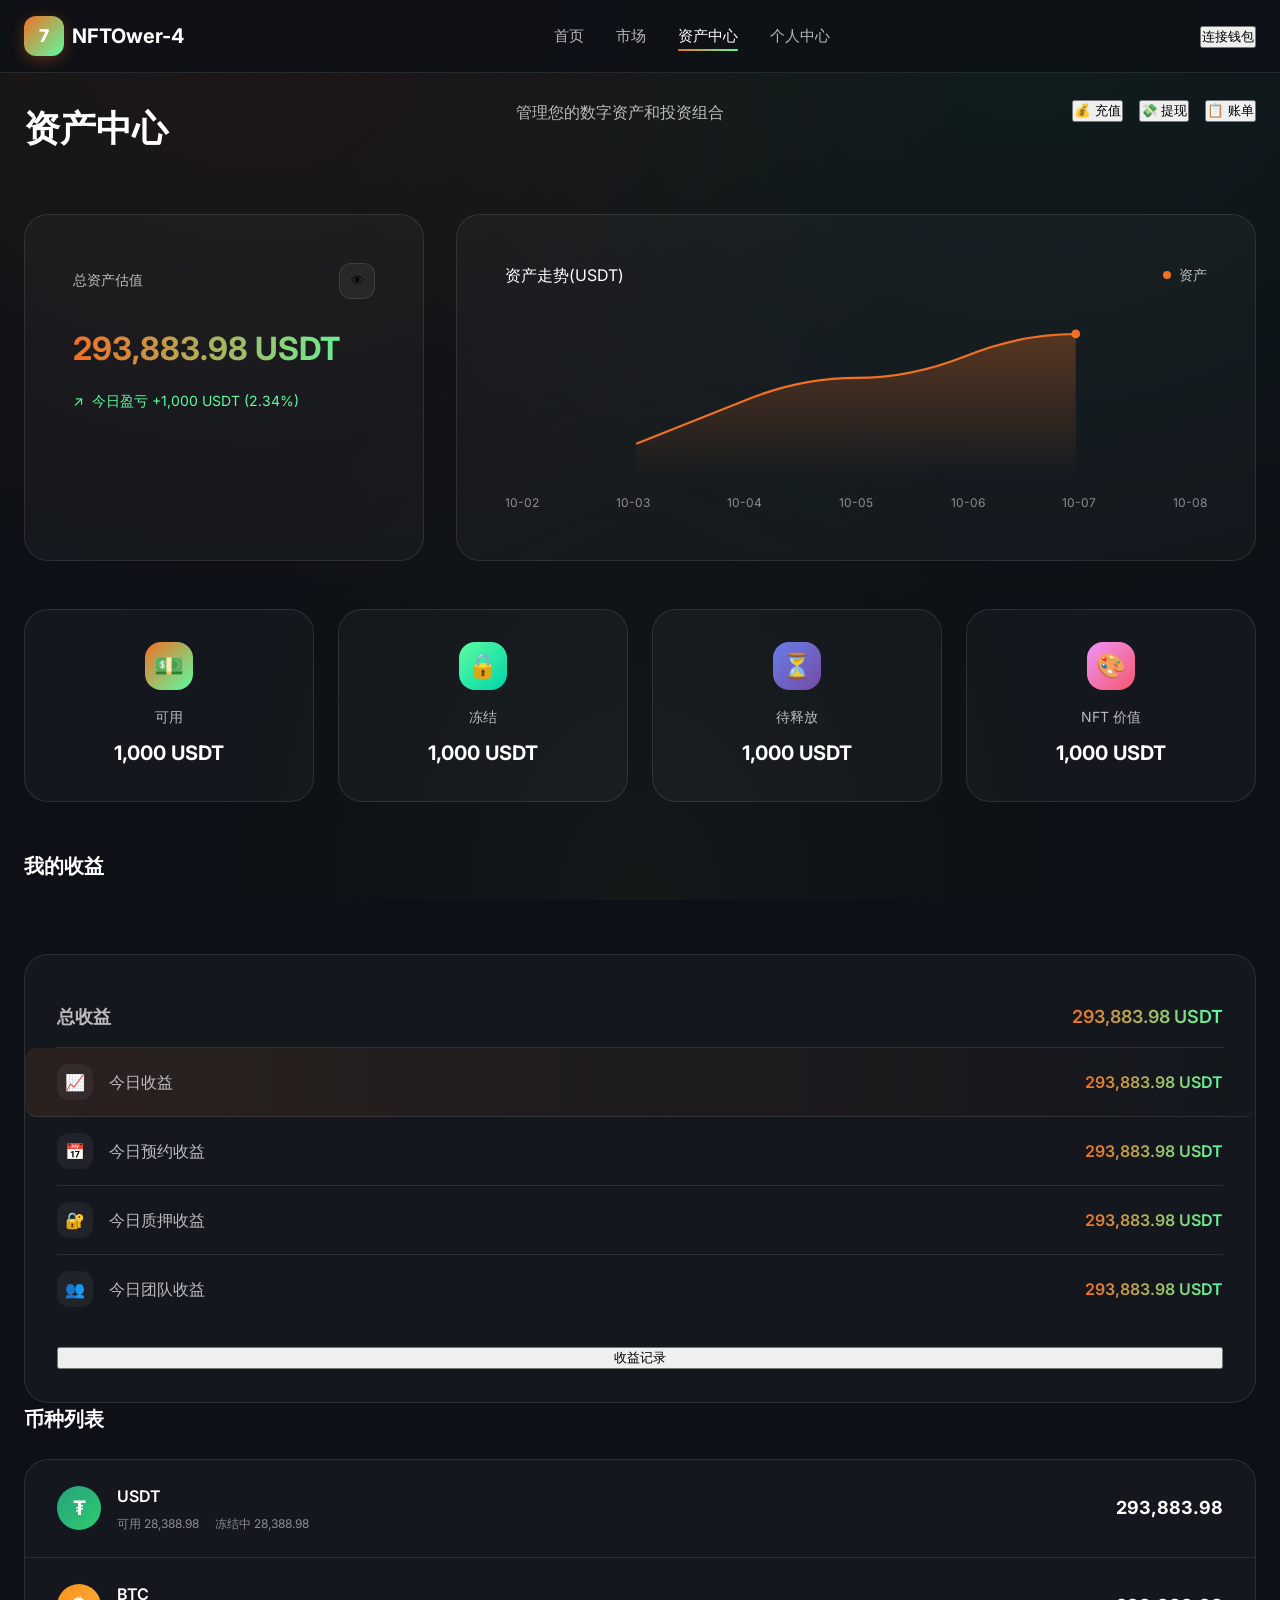
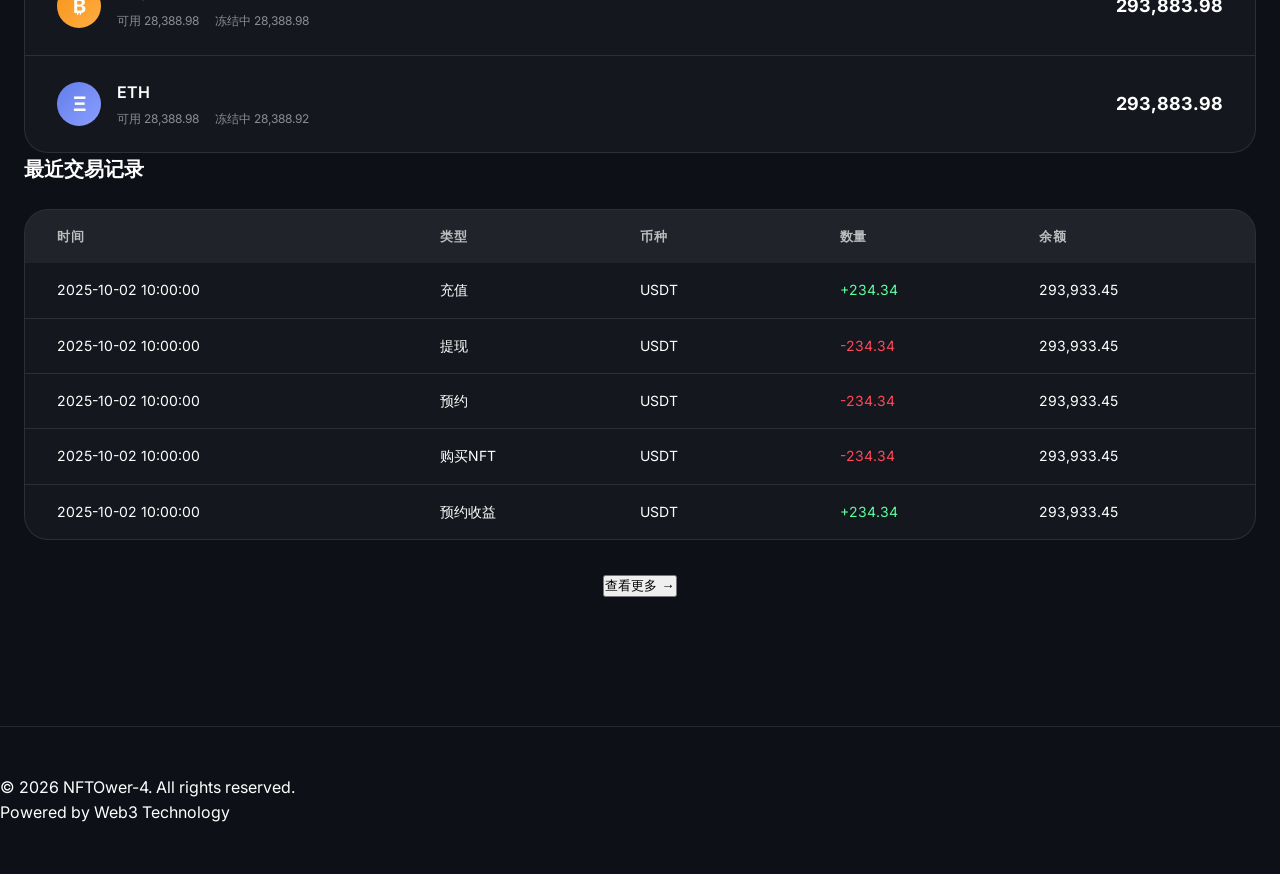
<file: assets.html>
<!DOCTYPE html>
<html lang="zh-CN">
<head>
    <meta charset="UTF-8">
    <meta name="viewport" content="width=device-width, initial-scale=1.0">
    <title>资产中心 | NFTOwer-4</title>
    <link rel="stylesheet" href="styles.css">
    <link rel="preconnect" href="https://fonts.googleapis.com">
    <link href="https://fonts.googleapis.com/css2?family=Inter:wght@300;400;500;600;700;800&display=swap" rel="stylesheet">
</head>
<body>
    <div class="bg-animation">
        <div class="bg-gradient"></div>
    </div>

    <!-- Navigation -->
    <nav class="navbar">
        <div class="nav-container">
            <a href="index.html" class="logo">
                <div class="logo-icon">7</div>
                NFTOwer-4
            </a>
            <ul class="nav-links">
                <li><a href="index.html">首页</a></li>
                <li><a href="market.html">市场</a></li>
                <li><a href="assets.html" class="active">资产中心</a></li>
                <li><a href="profile.html">个人中心</a></li>
            </ul>
            <div class="nav-actions">
                <button class="btn btn-outline">连接钱包</button>
            </div>
        </div>
    </nav>

    <!-- Main Content -->
    <main class="main-container">
        <div class="page-header">
            <h1>资产中心</h1>
            <p>管理您的数字资产和投资组合</p>
            <div class="header-actions">
                <button class="btn btn-outline">💰 充值</button>
                <button class="btn btn-outline">💸 提现</button>
                <button class="btn btn-outline">📋 账单</button>
            </div>
        </div>

        <!-- Asset Overview -->
        <section class="asset-overview">
            <div class="total-asset-card">
                <div class="asset-header">
                    <span>总资产估值</span>
                    <button class="icon-btn">👁</button>
                </div>
                <div class="asset-value">293,883.98 USDT</div>
                <div class="asset-change positive">
                    <span>↗</span> 今日盈亏 +1,000 USDT (2.34%)
                </div>
            </div>

            <div class="asset-chart-card">
                <div class="chart-header">
                    <span>资产走势(USDT)</span>
                    <div class="chart-legend">
                        <span class="legend-item"><span class="dot" style="background: #f17024;"></span> 资产</span>
                    </div>
                </div>
                <div class="chart-container">
                    <svg viewBox="0 0 400 150" class="asset-chart">
                        <defs>
                            <linearGradient id="chartGradient" x1="0%" y1="0%" x2="0%" y2="100%">
                                <stop offset="0%" style="stop-color:#f17024;stop-opacity:0.3" />
                                <stop offset="100%" style="stop-color:#f17024;stop-opacity:0" />
                            </linearGradient>
                        </defs>
                        <path d="M 0 120 Q 50 100, 100 80 T 200 60 T 300 40 T 400 20" 
                              fill="none" stroke="#f17024" stroke-width="2"/>
                        <path d="M 0 120 Q 50 100, 100 80 T 200 60 T 300 40 T 400 20 L 400 150 L 0 150 Z" 
                              fill="url(#chartGradient)"/>
                        <circle cx="400" cy="20" r="4" fill="#f17024"/>
                    </svg>
                    <div class="chart-labels">
                        <span>10-02</span>
                        <span>10-03</span>
                        <span>10-04</span>
                        <span>10-05</span>
                        <span>10-06</span>
                        <span>10-07</span>
                        <span>10-08</span>
                    </div>
                </div>
            </div>
        </section>

        <!-- Asset Breakdown -->
        <section class="asset-breakdown">
            <div class="breakdown-card">
                <div class="breakdown-icon">💵</div>
                <div class="breakdown-label">可用</div>
                <div class="breakdown-value">1,000 USDT</div>
            </div>
            <div class="breakdown-card">
                <div class="breakdown-icon" style="background: linear-gradient(135deg, #5bfda0, #00d4aa);">🔒</div>
                <div class="breakdown-label">冻结</div>
                <div class="breakdown-value">1,000 USDT</div>
            </div>
            <div class="breakdown-card">
                <div class="breakdown-icon" style="background: linear-gradient(135deg, #667eea, #764ba2);">⏳</div>
                <div class="breakdown-label">待释放</div>
                <div class="breakdown-value">1,000 USDT</div>
            </div>
            <div class="breakdown-card">
                <div class="breakdown-icon" style="background: linear-gradient(135deg, #f093fb, #f5576c);">🎨</div>
                <div class="breakdown-label">NFT 价值</div>
                <div class="breakdown-value">1,000 USDT</div>
            </div>
        </section>

        <!-- Two Column Layout -->
        <div class="two-column-layout">
            <!-- Earnings Section -->
            <section class="earnings-section">
                <h2>我的收益</div>
                
                <div class="earnings-card">
                    <div class="earnings-row total">
                        <span>总收益</span>
                        <span class="earnings-value">293,883.98 USDT</span>
                    </div>
                    
                    <div class="earnings-row highlight">
                        <div class="earnings-icon">📈</div>
                        <span>今日收益</span>
                        <span class="earnings-value">293,883.98 USDT</span>
                    </div>
                    
                    <div class="earnings-row">
                        <div class="earnings-icon">📅</div>
                        <span>今日预约收益</span>
                        <span class="earnings-value">293,883.98 USDT</span>
                    </div>
                    
                    <div class="earnings-row">
                        <div class="earnings-icon">🔐</div>
                        <span>今日质押收益</span>
                        <span class="earnings-value">293,883.98 USDT</span>
                    </div>
                    
                    <div class="earnings-row">
                        <div class="earnings-icon">👥</div>
                        <span>今日团队收益</span>
                        <span class="earnings-value">293,883.98 USDT</span>
                    </div>
                    
                    <button class="btn btn-outline earnings-btn">收益记录</button>
                </div>
            </section>

            <!-- Currency List -->
            <section class="currency-section">
                <h2>币种列表</h2>
                
                <div class="currency-list">
                    <div class="currency-item">
                        <div class="currency-info">
                            <div class="currency-icon" style="background: linear-gradient(135deg, #26a17b, #2ecc71);">₮</div>
                            <div class="currency-details">
                                <div class="currency-name">USDT</div>
                                <div class="currency-meta">
                                    <span>可用 28,388.98</span>
                                    <span>冻结中 28,388.98</span>
                                </div>
                            </div>
                        </div>
                        <div class="currency-amount">293,883.98</div>
                    </div>
                    
                    <div class="currency-item">
                        <div class="currency-info">
                            <div class="currency-icon" style="background: linear-gradient(135deg, #f7931a, #ffae42);">₿</div>
                            <div class="currency-details">
                                <div class="currency-name">BTC</div>
                                <div class="currency-meta">
                                    <span>可用 28,388.98</span>
                                    <span>冻结中 28,388.98</span>
                                </div>
                            </div>
                        </div>
                        <div class="currency-amount">293,883.98</div>
                    </div>
                    
                    <div class="currency-item">
                        <div class="currency-info">
                            <div class="currency-icon" style="background: linear-gradient(135deg, #627eea, #8c9eff);">Ξ</div>
                            <div class="currency-details">
                                <div class="currency-name">ETH</div>
                                <div class="currency-meta">
                                    <span>可用 28,388.98</span>
                                    <span>冻结中 28,388.92</span>
                                </div>
                            </div>
                        </div>
                        <div class="currency-amount">293,883.98</div>
                    </div>
                </div>
            </section>
        </div>

        <!-- Transaction History -->
        <section class="transaction-section">
            <h2>最近交易记录</h2>
            
            <div class="transaction-table">
                <div class="table-header">
                    <span>时间</span>
                    <span>类型</span>
                    <span>币种</span>
                    <span>数量</span>
                    <span>余额</span>
                </div>
                
                <div class="table-row">
                    <span>2025-10-02 10:00:00</span>
                    <span>充值</span>
                    <span>USDT</span>
                    <span class="positive">+234.34</span>
                    <span>293,933.45</span>
                </div>
                
                <div class="table-row">
                    <span>2025-10-02 10:00:00</span>
                    <span>提现</span>
                    <span>USDT</span>
                    <span class="negative">-234.34</span>
                    <span>293,933.45</span>
                </div>
                
                <div class="table-row">
                    <span>2025-10-02 10:00:00</span>
                    <span>预约</span>
                    <span>USDT</span>
                    <span class="negative">-234.34</span>
                    <span>293,933.45</span>
                </div>
                
                <div class="table-row">
                    <span>2025-10-02 10:00:00</span>
                    <span>购买NFT</span>
                    <span>USDT</span>
                    <span class="negative">-234.34</span>
                    <span>293,933.45</span>
                </div>
                
                <div class="table-row">
                    <span>2025-10-02 10:00:00</span>
                    <span>预约收益</span>
                    <span>USDT</span>
                    <span class="positive">+234.34</span>
                    <span>293,933.45</span>
                </div>
            </div>
            
            <div class="load-more">
                <button class="btn btn-outline">查看更多 →</button>
            </div>
        </section>
    </main>

    <footer class="footer">
        <div class="footer-bottom">
            <p>© 2026 NFTOwer-4. All rights reserved.</p>
            <p>Powered by Web3 Technology</p>
        </div>
    </footer>

    <script>
        // Simple animation for chart
        document.addEventListener('DOMContentLoaded', () => {
            const chart = document.querySelector('.asset-chart path:first-child');
            if (chart) {
                const length = chart.getTotalLength();
                chart.style.strokeDasharray = length;
                chart.style.strokeDashoffset = length;
                chart.style.animation = 'drawChart 2s ease forwards';
            }
        });
    </script>
</body>
</html>
</file>
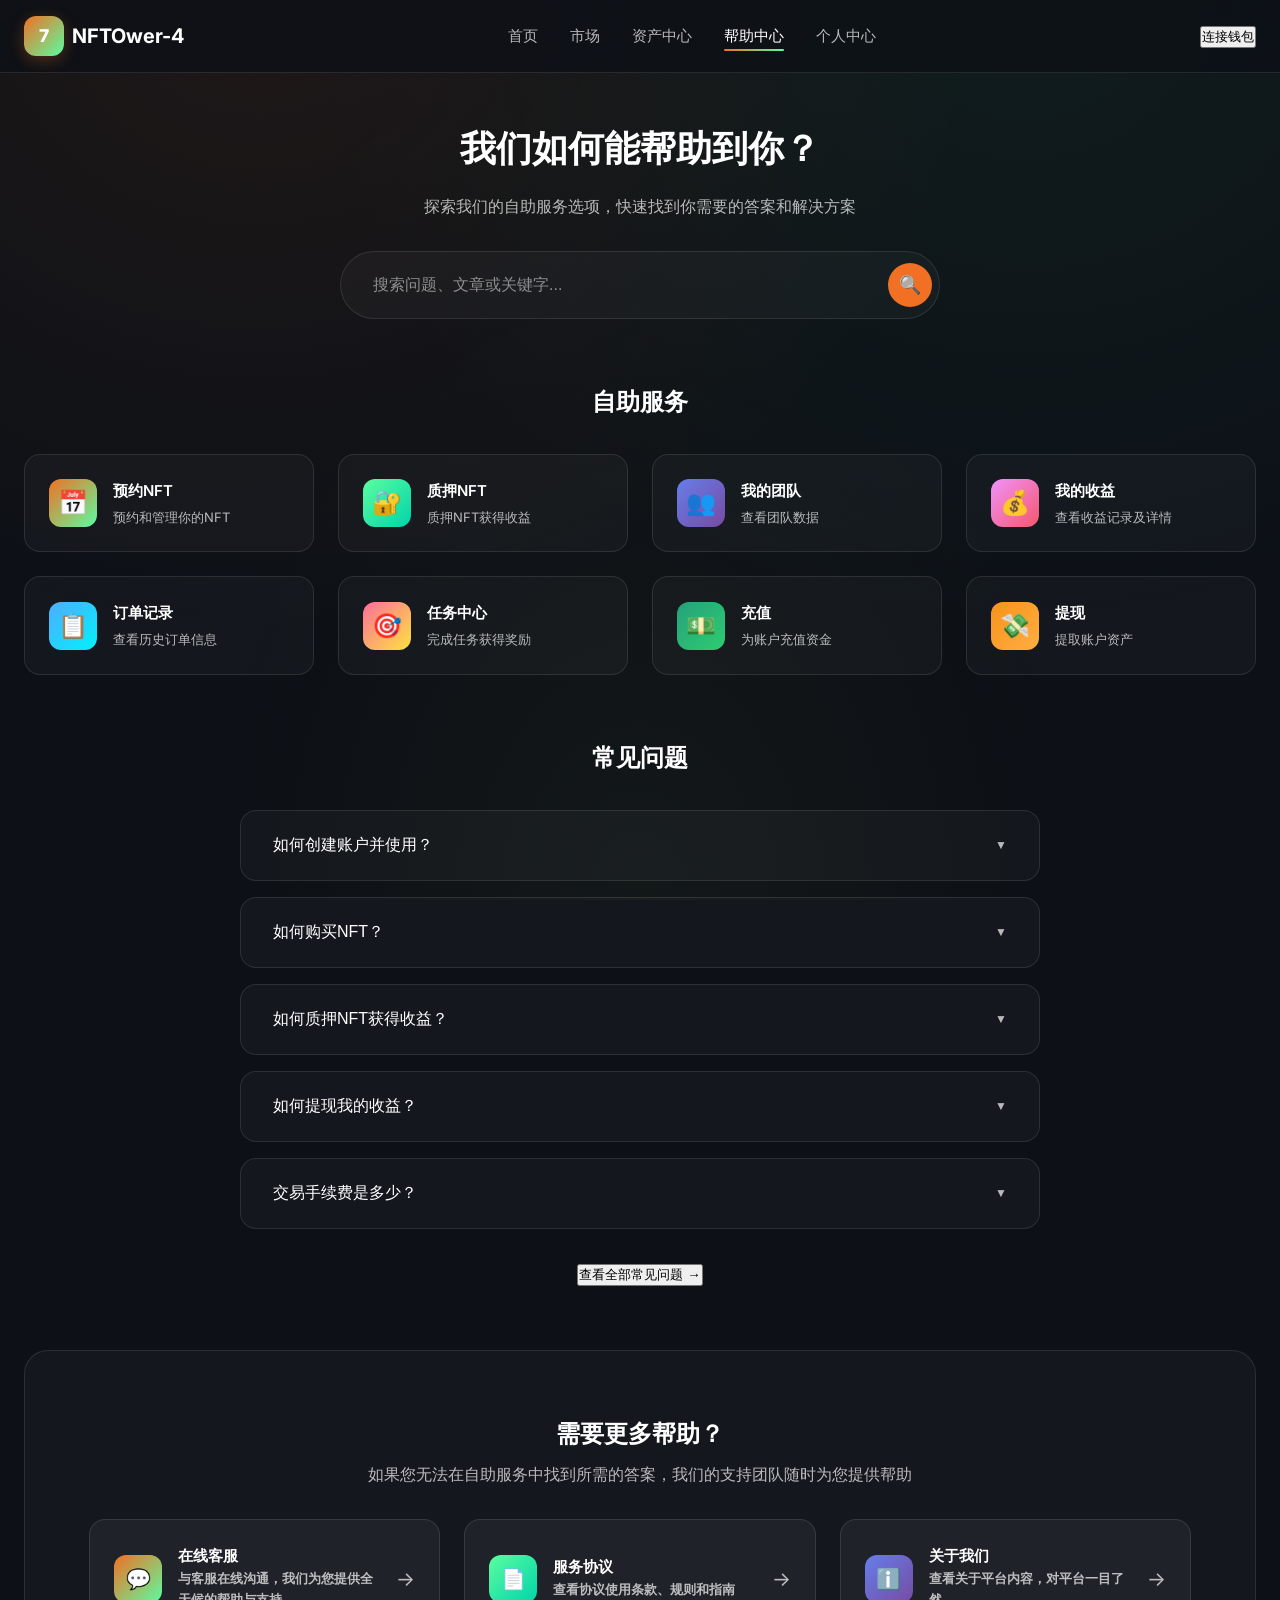
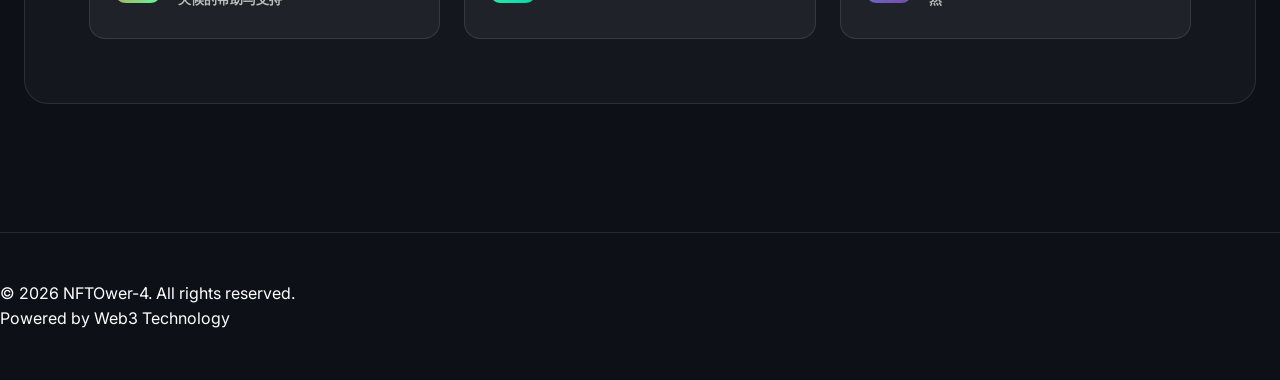
<file: help.html>
<!DOCTYPE html>
<html lang="zh-CN">
<head>
    <meta charset="UTF-8">
    <meta name="viewport" content="width=device-width, initial-scale=1.0">
    <title>帮助中心 | NFTOwer-4</title>
    <link rel="stylesheet" href="styles.css">
    <link rel="preconnect" href="https://fonts.googleapis.com">
    <link href="https://fonts.googleapis.com/css2?family=Inter:wght@300;400;500;600;700;800&display=swap" rel="stylesheet">
</head>
<body>
    <div class="bg-animation">
        <div class="bg-gradient"></div>
    </div>

    <!-- Navigation -->
    <nav class="navbar">
        <div class="nav-container">
            <a href="index.html" class="logo">
                <div class="logo-icon">7</div>
                NFTOwer-4
            </a>
            <ul class="nav-links">
                <li><a href="index.html">首页</a></li>
                <li><a href="market.html">市场</a></li>
                <li><a href="assets.html">资产中心</a></li>
                <li><a href="help.html" class="active">帮助中心</a></li>
                <li><a href="profile.html">个人中心</a></li>
            </ul>
            <div class="nav-actions">
                <button class="btn btn-outline">连接钱包</button>
            </div>
        </div>
    </nav>

    <!-- Main Content -->
    <main class="main-container">
        <!-- Help Header -->
        <section class="help-header">
            <h1>我们如何能帮助到你？</h1>
            <p class="help-subtitle">探索我们的自助服务选项，快速找到你需要的答案和解决方案</p>
            
            <div class="help-search">
                <input type="text" placeholder="搜索问题、文章或关键字...">
                <button class="search-btn">🔍</button>
            </div>
        </section>

        <!-- Self Service Grid -->
        <section class="self-service">
            <h2>自助服务</h2>
            
            <div class="service-grid">
                <a href="#" class="service-card">
                    <div class="service-icon">📅</div>
                    <div class="service-content">
                        <h3>预约NFT</h3>
                        <p>预约和管理你的NFT</p>
                    </div>
                </a>
                
                <a href="stake.html" class="service-card">
                    <div class="service-icon" style="background: linear-gradient(135deg, #5bfda0, #00d4aa);">🔐</div>
                    <div class="service-content">
                        <h3>质押NFT</h3>
                        <p>质押NFT获得收益</p>
                    </div>
                </a>
                
                <a href="#" class="service-card">
                    <div class="service-icon" style="background: linear-gradient(135deg, #667eea, #764ba2);">👥</div>
                    <div class="service-content">
                        <h3>我的团队</h3>
                        <p>查看团队数据</p>
                    </div>
                </a>
                
                <a href="assets.html" class="service-card">
                    <div class="service-icon" style="background: linear-gradient(135deg, #f093fb, #f5576c);">💰</div>
                    <div class="service-content">
                        <h3>我的收益</h3>
                        <p>查看收益记录及详情</p>
                    </div>
                </a>
                
                <a href="#" class="service-card">
                    <div class="service-icon" style="background: linear-gradient(135deg, #4facfe, #00f2fe);">📋</div>
                    <div class="service-content">
                        <h3>订单记录</h3>
                        <p>查看历史订单信息</p>
                    </div>
                </a>
                
                <a href="#" class="service-card">
                    <div class="service-icon" style="background: linear-gradient(135deg, #fa709a, #fee140);">🎯</div>
                    <div class="service-content">
                        <h3>任务中心</h3>
                        <p>完成任务获得奖励</p>
                    </div>
                </a>
                
                <a href="#" class="service-card">
                    <div class="service-icon" style="background: linear-gradient(135deg, #26a17b, #2ecc71);">💵</div>
                    <div class="service-content">
                        <h3>充值</h3>
                        <p>为账户充值资金</p>
                    </div>
                </a>
                
                <a href="#" class="service-card">
                    <div class="service-icon" style="background: linear-gradient(135deg, #f7931a, #ffae42);">💸</div>
                    <div class="service-content">
                        <h3>提现</h3>
                        <p>提取账户资产</p>
                    </div>
                </a>
            </div>
        </section>

        <!-- FAQ Section -->
        <section class="faq-section">
            <h2>常见问题</h2>
            
            <div class="faq-list">
                <div class="faq-item">
                    <button class="faq-question">
                        <span>如何创建账户并使用？</span>
                        <span class="faq-icon">▼</span>
                    </button>
                    <div class="faq-answer">
                        <p>1. 点击页面右上角的"连接钱包"按钮<br>
                        2. 选择您常用的钱包（MetaMask、WalletConnect等）<br>
                        3. 授权连接后即可开始使用平台功能<br>
                        4. 首次使用建议完成身份验证以提升账户安全等级</p>
                    </div>
                </div>
                
                <div class="faq-item">
                    <button class="faq-question">
                        <span>如何购买NFT？</span>
                        <span class="faq-icon">▼</span>
                    </button>
                    <div class="faq-answer">
                        <p>1. 浏览市场页面，找到您喜欢的NFT<br>
                        2. 点击进入NFT详情页，查看价格和相关信息<br>
                        3. 点击"立即购买"按钮<br>
                        4. 确认交易信息并在钱包中签名完成支付</p>
                    </div>
                </div>
                
                <div class="faq-item">
                    <button class="faq-question">
                        <span>如何质押NFT获得收益？</span>
                        <span class="faq-icon">▼</span>
                    </button>
                    <div class="faq-answer">
                        <p>1. 前往"质押中心"页面<br>
                        2. 选择适合您的质押池（自由区或专区）<br>
                        3. 点击"前往质押"，选择要质押的NFT<br>
                        4. 确认质押数量和期限，完成质押<br>
                        5. 收益将按日发放到您的账户</p>
                    </div>
                </div>
                
                <div class="faq-item">
                    <button class="faq-question">
                        <span>如何提现我的收益？</span>
                        <span class="faq-icon">▼</span>
                    </button>
                    <div class="faq-answer">
                        <p>1. 进入"资产中心"页面<br>
                        2. 点击"提现"按钮<br>
                        3. 选择提现币种和金额<br>
                        4. 输入收款地址（请确保地址正确）<br>
                        5. 完成安全验证后提交申请</p>
                    </div>
                </div>
                
                <div class="faq-item">
                    <button class="faq-question">
                        <span>交易手续费是多少？</span>
                        <span class="faq-icon">▼</span>
                    </button>
                    <div class="faq-answer">
                        <p>• 购买NFT：免手续费<br>
                        • 出售NFT：2.5% 平台手续费<br>
                        • 质押NFT：1% 手续费<br>
                        • 提现：根据币种不同，手续费有所差异，具体以页面显示为准</p>
                    </div>
                </div>
            </div>
            
            <div class="faq-more">
                <button class="btn btn-outline">查看全部常见问题 →</button>
            </div>
        </section>

        <!-- More Help Section -->
        <section class="more-help">
            <div class="more-help-card">
                <h2>需要更多帮助？</h2>
                <p>如果您无法在自助服务中找到所需的答案，我们的支持团队随时为您提供帮助</p>
                
                <div class="help-options">
                    <a href="#" class="help-option-card">
                        <div class="help-option-icon">💬</div>
                        <div class="help-option-content">
                            <h3>在线客服</span>
                            <p>与客服在线沟通，我们为您提供全天候的帮助与支持</p>
                        </div>
                        <span class="help-option-arrow">→</span>
                    </a>
                    
                    <a href="#" class="help-option-card">
                        <div class="help-option-icon" style="background: linear-gradient(135deg, #5bfda0, #00d4aa);">📄</div>
                        <div class="help-option-content">
                            <h3>服务协议</span>
                            <p>查看协议使用条款、规则和指南</p>
                        </div>
                        <span class="help-option-arrow">→</span>
                    </a>
                    
                    <a href="#" class="help-option-card">
                        <div class="help-option-icon" style="background: linear-gradient(135deg, #667eea, #764ba2);">ℹ️</div>
                        <div class="help-option-content">
                            <h3>关于我们</span>
                            <p>查看关于平台内容，对平台一目了然</p>
                        </div>
                        <span class="help-option-arrow">→</span>
                    </a>
                </div>
            </div>
        </section>
    </main>

    <footer class="footer">
        <div class="footer-bottom">
            <p>© 2026 NFTOwer-4. All rights reserved.</p>
            <p>Powered by Web3 Technology</p>
        </div>
    </footer>

    <script>
        // FAQ Accordion
        document.querySelectorAll('.faq-question').forEach(question => {
            question.addEventListener('click', () => {
                const item = question.parentElement;
                const answer = item.querySelector('.faq-answer');
                const icon = question.querySelector('.faq-icon');
                
                // Close other items
                document.querySelectorAll('.faq-item').forEach(otherItem => {
                    if (otherItem !== item) {
                        otherItem.classList.remove('active');
                        otherItem.querySelector('.faq-answer').style.maxHeight = null;
                        otherItem.querySelector('.faq-icon').textContent = '▼';
                    }
                });
                
                // Toggle current item
                item.classList.toggle('active');
                
                if (item.classList.contains('active')) {
                    answer.style.maxHeight = answer.scrollHeight + 'px';
                    icon.textContent = '▲';
                } else {
                    answer.style.maxHeight = null;
                    icon.textContent = '▼';
                }
            });
        });
    </script>
</body>
</html>
</file>
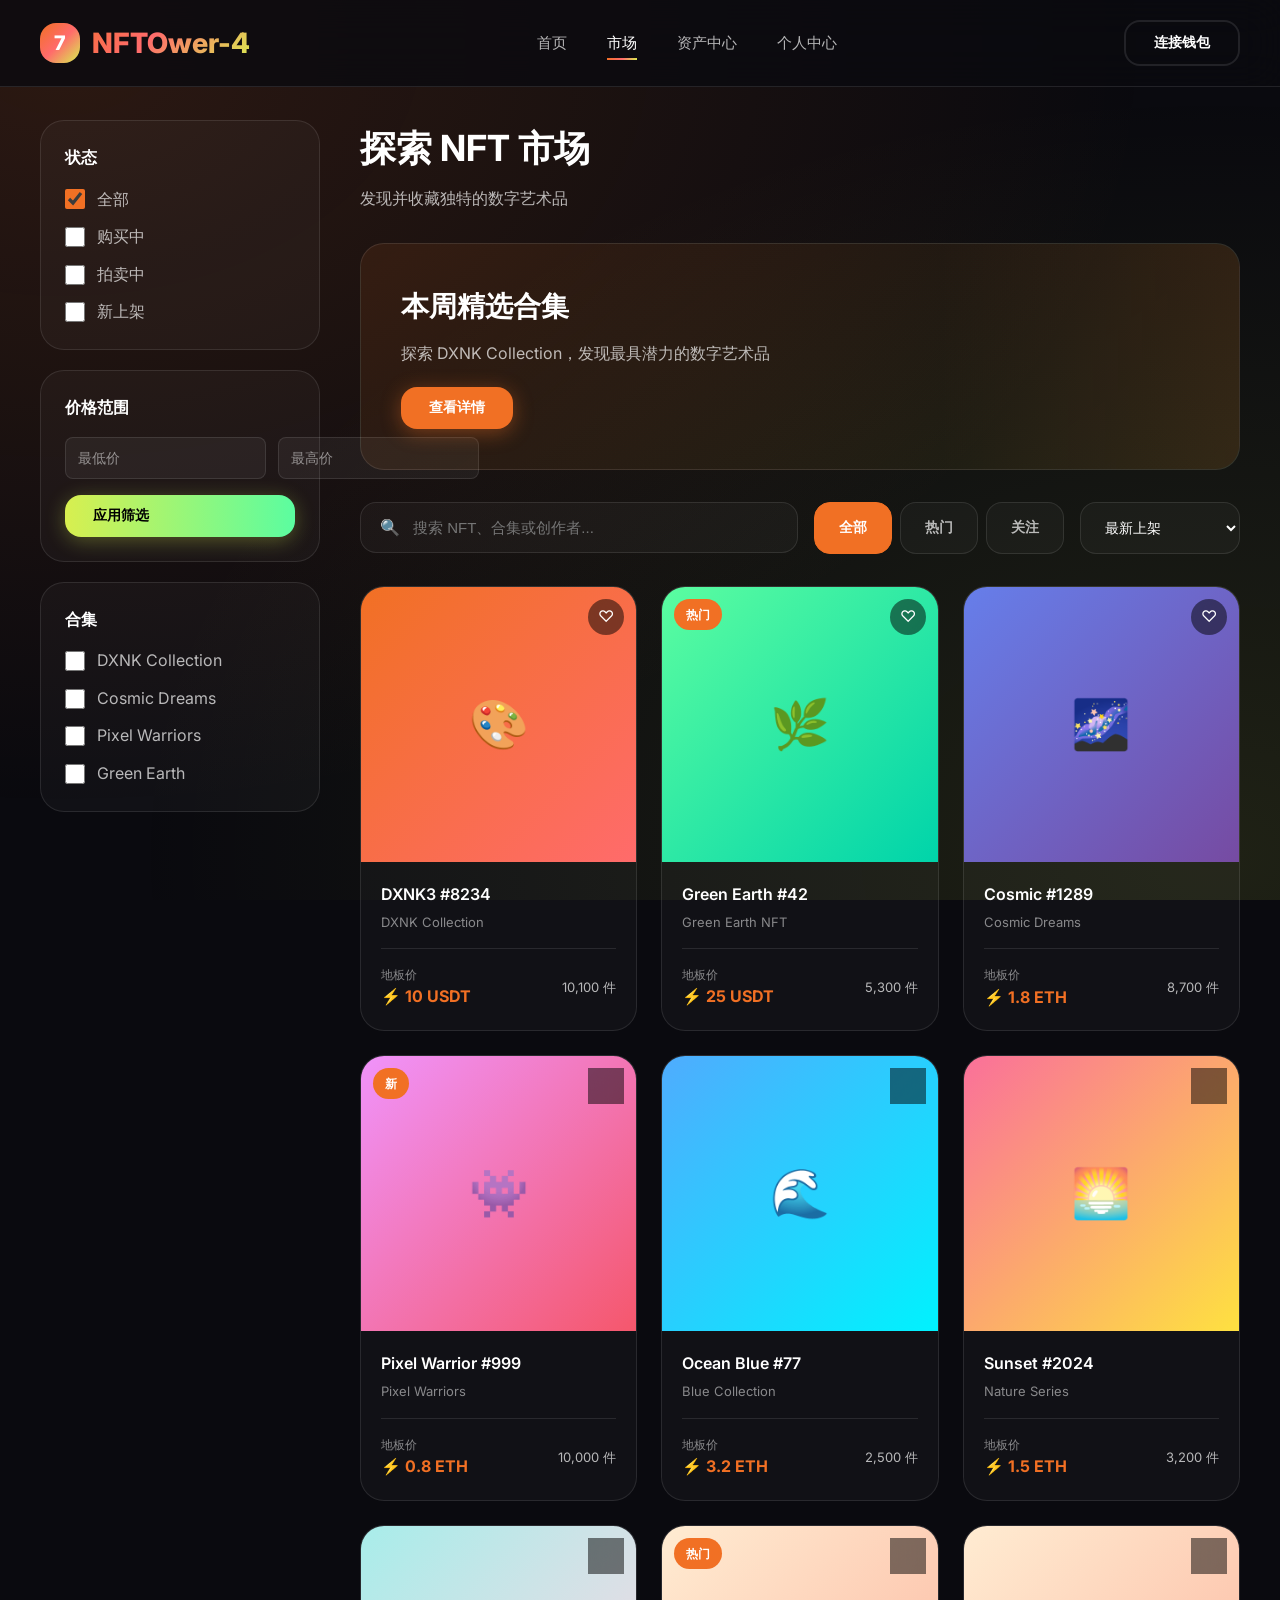
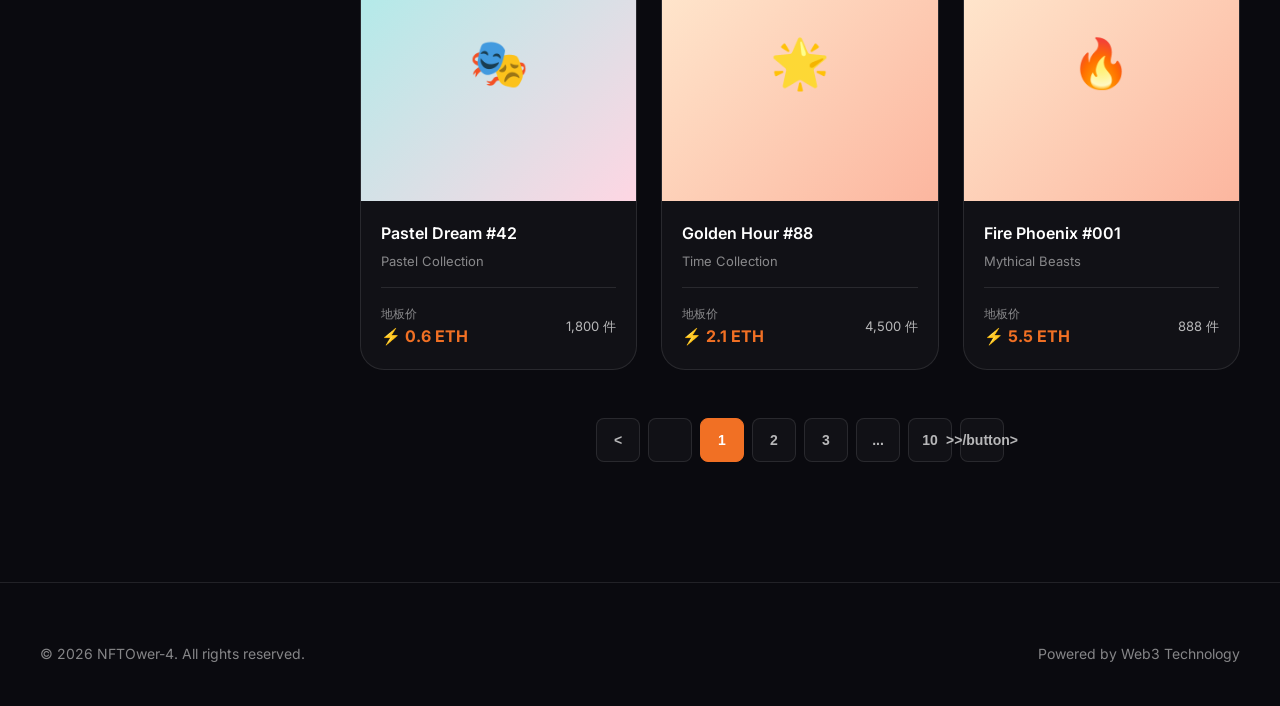
<file: market.html>
<!DOCTYPE html>
<html lang="zh-CN">
<head>
    <meta charset="UTF-8">
    <meta name="viewport" content="width=device-width, initial-scale=1.0">
    <title>市场 | NFTOwer-4</title>
    <link rel="preconnect" href="https://fonts.googleapis.com">
    <link rel="preconnect" href="https://fonts.gstatic.com" crossorigin>
    <link href="https://fonts.googleapis.com/css2?family=Inter:wght@300;400;500;600;700;800&display=swap" rel="stylesheet">
    <style>
        :root {
            --primary-orange: #f17024;
            --primary-orange-light: #ff8c42;
            --primary-orange-dark: #d65a12;
            --accent-green: #d8ef4f;
            --accent-green-light: #5bfda0;
            --bg-dark: #0a0a0f;
            --bg-card: rgba(255, 255, 255, 0.03);
            --bg-card-hover: rgba(255, 255, 255, 0.06);
            --bg-glass: rgba(255, 255, 255, 0.05);
            --text-primary: #ffffff;
            --text-secondary: rgba(255, 255, 255, 0.7);
            --text-muted: rgba(255, 255, 255, 0.5);
            --border-color: rgba(255, 255, 255, 0.1);
            --gradient-hero: linear-gradient(135deg, #f17024 0%, #ff6b6b 50%, #d8ef4f 100%);
            --gradient-btn: linear-gradient(90deg, #d8ef4f, #5bfda0);
            --gradient-card: linear-gradient(145deg, rgba(241, 112, 36, 0.1), rgba(216, 239, 79, 0.05));
            --shadow-glow: 0 0 40px rgba(241, 112, 36, 0.3);
            --shadow-card: 0 8px 32px rgba(0, 0, 0, 0.4);
            --radius-sm: 8px;
            --radius-md: 16px;
            --radius-lg: 24px;
            --radius-xl: 32px;
        }

        * {
            margin: 0;
            padding: 0;
            box-sizing: border-box;
        }

        body {
            font-family: 'Inter', -apple-system, BlinkMacSystemFont, sans-serif;
            background: var(--bg-dark);
            color: var(--text-primary);
            line-height: 1.6;
        }

        .bg-animation {
            position: fixed;
            top: 0;
            left: 0;
            width: 100%;
            height: 100%;
            z-index: -1;
            overflow: hidden;
        }

        .bg-gradient {
            position: absolute;
            width: 150%;
            height: 150%;
            top: -25%;
            left: -25%;
            background: 
                radial-gradient(ellipse at 20% 20%, rgba(241, 112, 36, 0.15) 0%, transparent 50%),
                radial-gradient(ellipse at 80% 80%, rgba(216, 239, 79, 0.1) 0%, transparent 50%);
            animation: bgFloat 20s ease-in-out infinite;
        }

        @keyframes bgFloat {
            0%, 100% { transform: translate(0, 0) rotate(0deg); }
            33% { transform: translate(2%, 2%) rotate(1deg); }
            66% { transform: translate(-1%, 1%) rotate(-1deg); }
        }

        /* Navigation */
        .navbar {
            position: fixed;
            top: 0;
            left: 0;
            right: 0;
            z-index: 1000;
            padding: 20px 40px;
            background: rgba(10, 10, 15, 0.8);
            backdrop-filter: blur(20px);
            border-bottom: 1px solid var(--border-color);
        }

        .nav-container {
            max-width: 1600px;
            margin: 0 auto;
            display: flex;
            align-items: center;
            justify-content: space-between;
        }

        .logo {
            display: flex;
            align-items: center;
            gap: 12px;
            font-size: 28px;
            font-weight: 800;
            background: var(--gradient-hero);
            -webkit-background-clip: text;
            -webkit-text-fill-color: transparent;
            background-clip: text;
            text-decoration: none;
        }

        .logo-icon {
            width: 40px;
            height: 40px;
            background: var(--gradient-hero);
            border-radius: var(--radius-md);
            display: flex;
            align-items: center;
            justify-content: center;
            font-size: 20px;
            -webkit-text-fill-color: white;
        }

        .nav-links {
            display: flex;
            gap: 40px;
            list-style: none;
        }

        .nav-links a {
            color: var(--text-secondary);
            text-decoration: none;
            font-weight: 500;
            font-size: 15px;
            transition: all 0.3s ease;
            position: relative;
        }

        .nav-links a:hover, .nav-links a.active {
            color: var(--text-primary);
        }

        .nav-links a::after {
            content: '';
            position: absolute;
            bottom: -8px;
            left: 0;
            width: 0;
            height: 2px;
            background: var(--gradient-hero);
            transition: width 0.3s ease;
        }

        .nav-links a:hover::after, .nav-links a.active::after {
            width: 100%;
        }

        .nav-actions {
            display: flex;
            align-items: center;
            gap: 20px;
        }

        .btn {
            padding: 12px 28px;
            border-radius: var(--radius-md);
            font-weight: 600;
            font-size: 14px;
            cursor: pointer;
            transition: all 0.3s ease;
            border: none;
            text-decoration: none;
            display: inline-flex;
            align-items: center;
            gap: 8px;
        }

        .btn-outline {
            background: transparent;
            border: 2px solid var(--border-color);
            color: var(--text-primary);
        }

        .btn-outline:hover {
            border-color: var(--primary-orange);
            background: rgba(241, 112, 36, 0.1);
        }

        .btn-primary {
            background: var(--gradient-btn);
            color: #000;
            box-shadow: 0 4px 20px rgba(216, 239, 79, 0.3);
        }

        .btn-primary:hover {
            transform: translateY(-2px);
            box-shadow: 0 8px 30px rgba(216, 239, 79, 0.4);
        }

        .btn-orange {
            background: var(--primary-orange);
            color: white;
            box-shadow: 0 4px 20px rgba(241, 112, 36, 0.4);
        }

        .btn-orange:hover {
            transform: translateY(-2px);
            box-shadow: 0 8px 30px rgba(241, 112, 36, 0.5);
        }

        /* Main Layout */
        .main-container {
            max-width: 1600px;
            margin: 0 auto;
            padding: 120px 40px 60px;
            display: grid;
            grid-template-columns: 280px 1fr;
            gap: 40px;
        }

        /* Sidebar */
        .sidebar {
            position: sticky;
            top: 100px;
            height: fit-content;
        }

        .filter-section {
            background: var(--bg-card);
            border: 1px solid var(--border-color);
            border-radius: var(--radius-lg);
            padding: 24px;
            margin-bottom: 20px;
        }

        .filter-title {
            font-size: 16px;
            font-weight: 600;
            margin-bottom: 16px;
            display: flex;
            align-items: center;
            justify-content: space-between;
        }

        .filter-options {
            display: flex;
            flex-direction: column;
            gap: 12px;
        }

        .filter-option {
            display: flex;
            align-items: center;
            gap: 12px;
            cursor: pointer;
            color: var(--text-secondary);
            transition: all 0.3s ease;
        }

        .filter-option:hover {
            color: var(--text-primary);
        }

        .filter-option input[type="checkbox"] {
            width: 20px;
            height: 20px;
            accent-color: var(--primary-orange);
        }

        .price-range {
            display: flex;
            gap: 12px;
            margin-top: 16px;
        }

        .price-input {
            flex: 1;
            padding: 12px;
            background: var(--bg-glass);
            border: 1px solid var(--border-color);
            border-radius: var(--radius-sm);
            color: var(--text-primary);
            font-size: 14px;
        }

        .price-input::placeholder {
            color: var(--text-muted);
        }

        .filter-btn {
            width: 100%;
            margin-top: 16px;
        }

        /* Content Area */
        .content-area {
            min-height: 100vh;
        }

        .page-header {
            margin-bottom: 32px;
        }

        .page-header h1 {
            font-size: 36px;
            font-weight: 700;
            margin-bottom: 8px;
        }

        .page-header p {
            color: var(--text-secondary);
        }

        /* Banner */
        .market-banner {
            background: var(--gradient-card);
            border: 1px solid var(--border-color);
            border-radius: var(--radius-lg);
            padding: 40px;
            margin-bottom: 32px;
            display: flex;
            align-items: center;
            justify-content: space-between;
            position: relative;
            overflow: hidden;
        }

        .market-banner::before {
            content: '';
            position: absolute;
            top: 0;
            right: 0;
            width: 300px;
            height: 100%;
            background: linear-gradient(90deg, transparent, rgba(241, 112, 36, 0.1));
        }

        .banner-content h2 {
            font-size: 28px;
            font-weight: 700;
            margin-bottom: 12px;
        }

        .banner-content p {
            color: var(--text-secondary);
            margin-bottom: 20px;
        }

        /* Search and Filter Bar */
        .toolbar {
            display: flex;
            gap: 16px;
            margin-bottom: 32px;
            flex-wrap: wrap;
        }

        .search-box {
            flex: 1;
            min-width: 300px;
            position: relative;
        }

        .search-box input {
            width: 100%;
            padding: 16px 20px 16px 52px;
            background: var(--bg-card);
            border: 1px solid var(--border-color);
            border-radius: var(--radius-md);
            color: var(--text-primary);
            font-size: 15px;
            transition: all 0.3s ease;
        }

        .search-box input:focus {
            outline: none;
            border-color: var(--primary-orange);
        }

        .search-box::before {
            content: '🔍';
            position: absolute;
            left: 20px;
            top: 50%;
            transform: translateY(-50%);
        }

        .filter-tabs {
            display: flex;
            gap: 8px;
        }

        .filter-tab {
            padding: 14px 24px;
            background: var(--bg-card);
            border: 1px solid var(--border-color);
            border-radius: var(--radius-md);
            color: var(--text-secondary);
            font-size: 14px;
            font-weight: 600;
            cursor: pointer;
            transition: all 0.3s ease;
        }

        .filter-tab:hover, .filter-tab.active {
            background: var(--primary-orange);
            border-color: var(--primary-orange);
            color: white;
        }

        .sort-dropdown {
            padding: 16px 20px;
            background: var(--bg-card);
            border: 1px solid var(--border-color);
            border-radius: var(--radius-md);
            color: var(--text-primary);
            font-size: 14px;
            cursor: pointer;
            min-width: 160px;
        }

        /* NFT Grid */
        .nft-grid {
            display: grid;
            grid-template-columns: repeat(3, 1fr);
            gap: 24px;
        }

        .nft-card {
            background: var(--bg-card);
            border: 1px solid var(--border-color);
            border-radius: var(--radius-lg);
            overflow: hidden;
            transition: all 0.3s ease;
        }

        .nft-card:hover {
            transform: translateY(-8px);
            border-color: var(--primary-orange);
            box-shadow: var(--shadow-glow);
        }

        .nft-image {
            position: relative;
            aspect-ratio: 1;
            overflow: hidden;
        }

        .nft-image-placeholder {
            width: 100%;
            height: 100%;
            display: flex;
            align-items: center;
            justify-content: center;
            font-size: 48px;
        }

        .nft-card:hover .nft-image-placeholder {
            transform: scale(1.1);
        }

        .nft-like {
            position: absolute;
            top: 12px;
            right: 12px;
            width: 36px;
            height: 36px;
            background: rgba(0, 0, 0, 0.5);
            border-radius: 50%;
            display: flex;
            align-items: center;
            justify-content: center;
            cursor: pointer;
            transition: all 0.3s ease;
            backdrop-filter: blur(10px);
        }

        .nft-like:hover {
            background: var(--primary-orange);
        }

        .nft-tag {
            position: absolute;
            top: 12px;
            left: 12px;
            padding: 6px 12px;
            background: var(--primary-orange);
            border-radius: 20px;
            font-size: 12px;
            font-weight: 600;
        }

        .nft-details {
            padding: 20px;
        }

        .nft-name {
            font-size: 16px;
            font-weight: 600;
            margin-bottom: 4px;
        }

        .nft-collection {
            font-size: 13px;
            color: var(--text-muted);
            margin-bottom: 16px;
        }

        .nft-meta {
            display: flex;
            justify-content: space-between;
            align-items: center;
            padding-top: 16px;
            border-top: 1px solid var(--border-color);
        }

        .nft-price {
            display: flex;
            flex-direction: column;
        }

        .nft-price-label {
            font-size: 12px;
            color: var(--text-muted);
        }

        .nft-price-value {
            font-size: 16px;
            font-weight: 700;
            color: var(--primary-orange);
            display: flex;
            align-items: center;
            gap: 6px;
        }

        .nft-count {
            font-size: 13px;
            color: var(--text-secondary);
        }

        /* Pagination */
        .pagination {
            display: flex;
            justify-content: center;
            gap: 8px;
            margin-top: 48px;
        }

        .page-btn {
            width: 44px;
            height: 44px;
            display: flex;
            align-items: center;
            justify-content: center;
            background: var(--bg-card);
            border: 1px solid var(--border-color);
            border-radius: var(--radius-sm);
            color: var(--text-secondary);
            font-size: 14px;
            font-weight: 600;
            cursor: pointer;
            transition: all 0.3s ease;
        }

        .page-btn:hover, .page-btn.active {
            background: var(--primary-orange);
            border-color: var(--primary-orange);
            color: white;
        }

        /* Footer */
        .footer {
            padding: 60px 40px 40px;
            border-top: 1px solid var(--border-color);
            margin-top: 60px;
        }

        .footer-bottom {
            max-width: 1600px;
            margin: 0 auto;
            display: flex;
            justify-content: space-between;
            align-items: center;
        }

        .footer-bottom p {
            font-size: 14px;
            color: var(--text-muted);
        }

        /* Mobile Responsive */
        @media (max-width: 1200px) {
            .main-container {
                grid-template-columns: 1fr;
            }
            .sidebar {
                display: none;
            }
            .nft-grid {
                grid-template-columns: repeat(2, 1fr);
            }
        }

        @media (max-width: 768px) {
            .nft-grid {
                grid-template-columns: 1fr;
            }
            .toolbar {
                flex-direction: column;
            }
            .search-box {
                min-width: 100%;
            }
        }
    </style>
</head>
<body>
    <div class="bg-animation"><div class="bg-gradient"></div></div>

    <nav class="navbar">
        <div class="nav-container">
            <a href="index.html" class="logo">
                <div class="logo-icon">7</div>
                NFTOwer-4
            </a>
            <ul class="nav-links">
                <li><a href="index.html">首页</a></li>
                <li><a href="market.html" class="active">市场</a></li>
                <li><a href="assets.html">资产中心</a></li>
                <li><a href="profile.html">个人中心</a></li>
            </ul>
            <div class="nav-actions">
                <button class="btn btn-outline">连接钱包</button>
            </div>
        </div>
    </nav>

    <div class="main-container">
        <!-- Sidebar -->
        <aside class="sidebar">
            <div class="filter-section">
                <div class="filter-title">状态</div>
                <div class="filter-options">
                    <label class="filter-option">
                        <input type="checkbox" checked>
                        <span>全部</span>
                    </label>
                    <label class="filter-option">
                        <input type="checkbox">
                        <span>购买中</span>
                    </label>
                    <label class="filter-option">
                        <input type="checkbox">
                        <span>拍卖中</span>
                    </label>
                    <label class="filter-option">
                        <input type="checkbox">
                        <span>新上架</span>
                    </label>
                </div>
            </div>

            <div class="filter-section">
                <div class="filter-title">价格范围</div>
                <div class="price-range">
                    <input type="text" class="price-input" placeholder="最低价">
                    <input type="text" class="price-input" placeholder="最高价">
                </div>
                <button class="btn btn-primary filter-btn">应用筛选</button>
            </div>

            <div class="filter-section">
                <div class="filter-title">合集</div>
                <div class="filter-options">
                    <label class="filter-option">
                        <input type="checkbox">
                        <span>DXNK Collection</span>
                    </label>
                    <label class="filter-option">
                        <input type="checkbox">
                        <span>Cosmic Dreams</span>
                    </label>
                    <label class="filter-option">
                        <input type="checkbox">
                        <span>Pixel Warriors</span>
                    </label>
                    <label class="filter-option">
                        <input type="checkbox">
                        <span>Green Earth</span>
                    </label>
                </div>
            </div>
        </aside>

        <!-- Content Area -->
        <main class="content-area">
            <div class="page-header">
                <h1>探索 NFT 市场</h1>
                <p>发现并收藏独特的数字艺术品</p>
            </div>

            <div class="market-banner">
                <div class="banner-content">
                    <h2>本周精选合集</h2>
                    <p>探索 DXNK Collection，发现最具潜力的数字艺术品</p>
                    <button class="btn btn-orange">查看详情</button>
                </div>
            </div>

            <div class="toolbar">
                <div class="search-box">
                    <input type="text" placeholder="搜索 NFT、合集或创作者...">
                </div>
                <div class="filter-tabs">
                    <button class="filter-tab active">全部</button>
                    <button class="filter-tab">热门</button>
                    <button class="filter-tab">关注</button>
                </div>
                <select class="sort-dropdown">
                    <option>最新上架</option>
                    <option>价格从低到高</option>
                    <option>价格从高到低</option>
                    <option>最受欢迎</option>
                </select>
            </div>

            <div class="nft-grid">
                <div class="nft-card">
                    <div class="nft-image">
                        <div class="nft-image-placeholder" style="background: linear-gradient(135deg, #f17024, #ff6b6b);">🎨</div>
                        <div class="nft-like">♡</div>
                    </div>
                    <div class="nft-details">
                        <div class="nft-name">DXNK3 #8234</div>
                        <div class="nft-collection">DXNK Collection</div>
                        <div class="nft-meta">
                            <div class="nft-price">
                                <span class="nft-price-label">地板价</span>
                                <span class="nft-price-value">⚡ 10 USDT</span>
                            </div>
                            <div class="nft-count">10,100 件</div>
                        </div>
                    </div>
                </div>

                <div class="nft-card">
                    <div class="nft-image">
                        <div class="nft-image-placeholder" style="background: linear-gradient(135deg, #5bfda0, #00d4aa);">🌿</div>
                        <div class="nft-like">♡</div>
                        <div class="nft-tag">热门</div>
                    </div>
                    <div class="nft-details">
                        <div class="nft-name">Green Earth #42</div>
                        <div class="nft-collection">Green Earth NFT</div>
                        <div class="nft-meta">
                            <div class="nft-price">
                                <span class="nft-price-label">地板价</span>
                                <span class="nft-price-value">⚡ 25 USDT</span>
                            </div>
                            <div class="nft-count">5,300 件</div>
                        </div>
                    </div>
                </div>

                <div class="nft-card">
                    <div class="nft-image">
                        <div class="nft-image-placeholder" style="background: linear-gradient(135deg, #667eea, #764ba2);">🌌</div>
                        <div class="nft-like">♡</div>
                    </div>
                    <div class="nft-details">
                        <div class="nft-name">Cosmic #1289</div>
                        <div class="nft-collection">Cosmic Dreams</div>
                        <div class="nft-meta">
                            <div class="nft-price">
                                <span class="nft-price-label">地板价</span>
                                <span class="nft-price-value">⚡ 1.8 ETH</span>
                            </div>
                            <div class="nft-count">8,700 件</div>
                        </div>
                    </div>
                </div>

                <div class="nft-card">
                    <div class="nft-image">
                        <div class="nft-image-placeholder" style="background: linear-gradient(135deg, #f093fb, #f5576c);">👾</div>
                        <div class="nft-like">♡</div>
                        <div class="nft-tag">新</div>
                    </div>
                    <div class="nft-details">
                        <div class="nft-name">Pixel Warrior #999</div>
                        <div class="nft-collection">Pixel Warriors</div>
                        <div class="nft-meta">
                            <div class="nft-price">
                                <span class="nft-price-label">地板价</span>
                                <span class="nft-price-value">⚡ 0.8 ETH</span>
                            </div>
                            <div class="nft-count">10,000 件</div>
                        </div>
                    </div>
                </div>

                <div class="nft-card">
                    <div class="nft-image">
                        <div class="nft-image-placeholder" style="background: linear-gradient(135deg, #4facfe, #00f2fe);">🌊</div>
                        <div class="nft-like">♡</div>
                    </div>
                    <div class="nft-details">
                        <div class="nft-name">Ocean Blue #77</div>
                        <div class="nft-collection">Blue Collection</div>
                        <div class="nft-meta">
                            <div class="nft-price">
                                <span class="nft-price-label">地板价</span>
                                <span class="nft-price-value">⚡ 3.2 ETH</span>
                            </div>
                            <div class="nft-count">2,500 件</div>
                        </div>
                    </div>
                </div>

                <div class="nft-card">
                    <div class="nft-image">
                        <div class="nft-image-placeholder" style="background: linear-gradient(135deg, #fa709a, #fee140);">🌅</div>
                        <div class="nft-like">♡</div>
                    </div>
                    <div class="nft-details">
                        <div class="nft-name">Sunset #2024</div>
                        <div class="nft-collection">Nature Series</div>
                        <div class="nft-meta">
                            <div class="nft-price">
                                <span class="nft-price-label">地板价</span>
                                <span class="nft-price-value">⚡ 1.5 ETH</span>
                            </div>
                            <div class="nft-count">3,200 件</div>
                        </div>
                    </div>
                </div>

                <div class="nft-card">
                    <div class="nft-image">
                        <div class="nft-image-placeholder" style="background: linear-gradient(135deg, #a8edea, #fed6e3);">🎭</div>
                        <div class="nft-like">♡</div>
                    </div>
                    <div class="nft-details">
                        <div class="nft-name">Pastel Dream #42</div>
                        <div class="nft-collection">Pastel Collection</div>
                        <div class="nft-meta">
                            <div class="nft-price">
                                <span class="nft-price-label">地板价</span>
                                <span class="nft-price-value">⚡ 0.6 ETH</span>
                            </div>
                            <div class="nft-count">1,800 件</div>
                        </div>
                    </div>
                </div>

                <div class="nft-card">
                    <div class="nft-image">
                        <div class="nft-image-placeholder" style="background: linear-gradient(135deg, #ffecd2, #fcb69f);">🌟</div>
                        <div class="nft-like">♡</div>
                        <div class="nft-tag">热门</div>
                    </div>
                    <div class="nft-details">
                        <div class="nft-name">Golden Hour #88</div>
                        <div class="nft-collection">Time Collection</div>
                        <div class="nft-meta">
                            <div class="nft-price">
                                <span class="nft-price-label">地板价</span>
                                <span class="nft-price-value">⚡ 2.1 ETH</span>
                            </div>
                            <div class="nft-count">4,500 件</div>
                        </div>
                    </div>
                </div>

                <div class="nft-card">
                    <div class="nft-image">
                        <div class="nft-image-placeholder" style="background: linear-gradient(135deg, #ffecd2 0%, #fcb69f 100%);">🔥</div>
                        <div class="nft-like">♡</div>
                    </div>
                    <div class="nft-details">
                        <div class="nft-name">Fire Phoenix #001</div>
                        <div class="nft-collection">Mythical Beasts</div>
                        <div class="nft-meta">
                            <div class="nft-price">
                                <span class="nft-price-label">地板价</span>
                                <span class="nft-price-value">⚡ 5.5 ETH</span>
                            </div>
                            <div class="nft-count">888 件</div>
                        </div>
                    </div>
                </div>
            </div>

            <div class="pagination">
                <button class="page-btn"><</button>
                <button class="page-btn"></button>
                <button class="page-btn active">1</button>
                <button class="page-btn">2</button>
                <button class="page-btn">3</button>
                <button class="page-btn">...</button>
                <button class="page-btn">10</button>
                <button class="page-btn">>>/button>
            </div>
        </main>
    </div>

    <footer class="footer">
        <div class="footer-bottom">
            <p>© 2026 NFTOwer-4. All rights reserved.</p>
            <p>Powered by Web3 Technology</p>
        </div>
    </footer>

    <script>
        document.querySelectorAll('.nft-like').forEach(btn => {
            btn.addEventListener('click', (e) => {
                e.stopPropagation();
                btn.style.background = btn.style.background === 'rgb(241, 112, 36)' ? 'rgba(0, 0, 0, 0.5)' : '#f17024';
                btn.innerHTML = btn.innerHTML === '♥' ? '♡' : '♥';
            });
        });

        document.querySelectorAll('.filter-tab').forEach(tab => {
            tab.addEventListener('click', () => {
                document.querySelectorAll('.filter-tab').forEach(t => t.classList.remove('active'));
                tab.classList.add('active');
            });
        });
    </script>
</body>
</html>
</file>
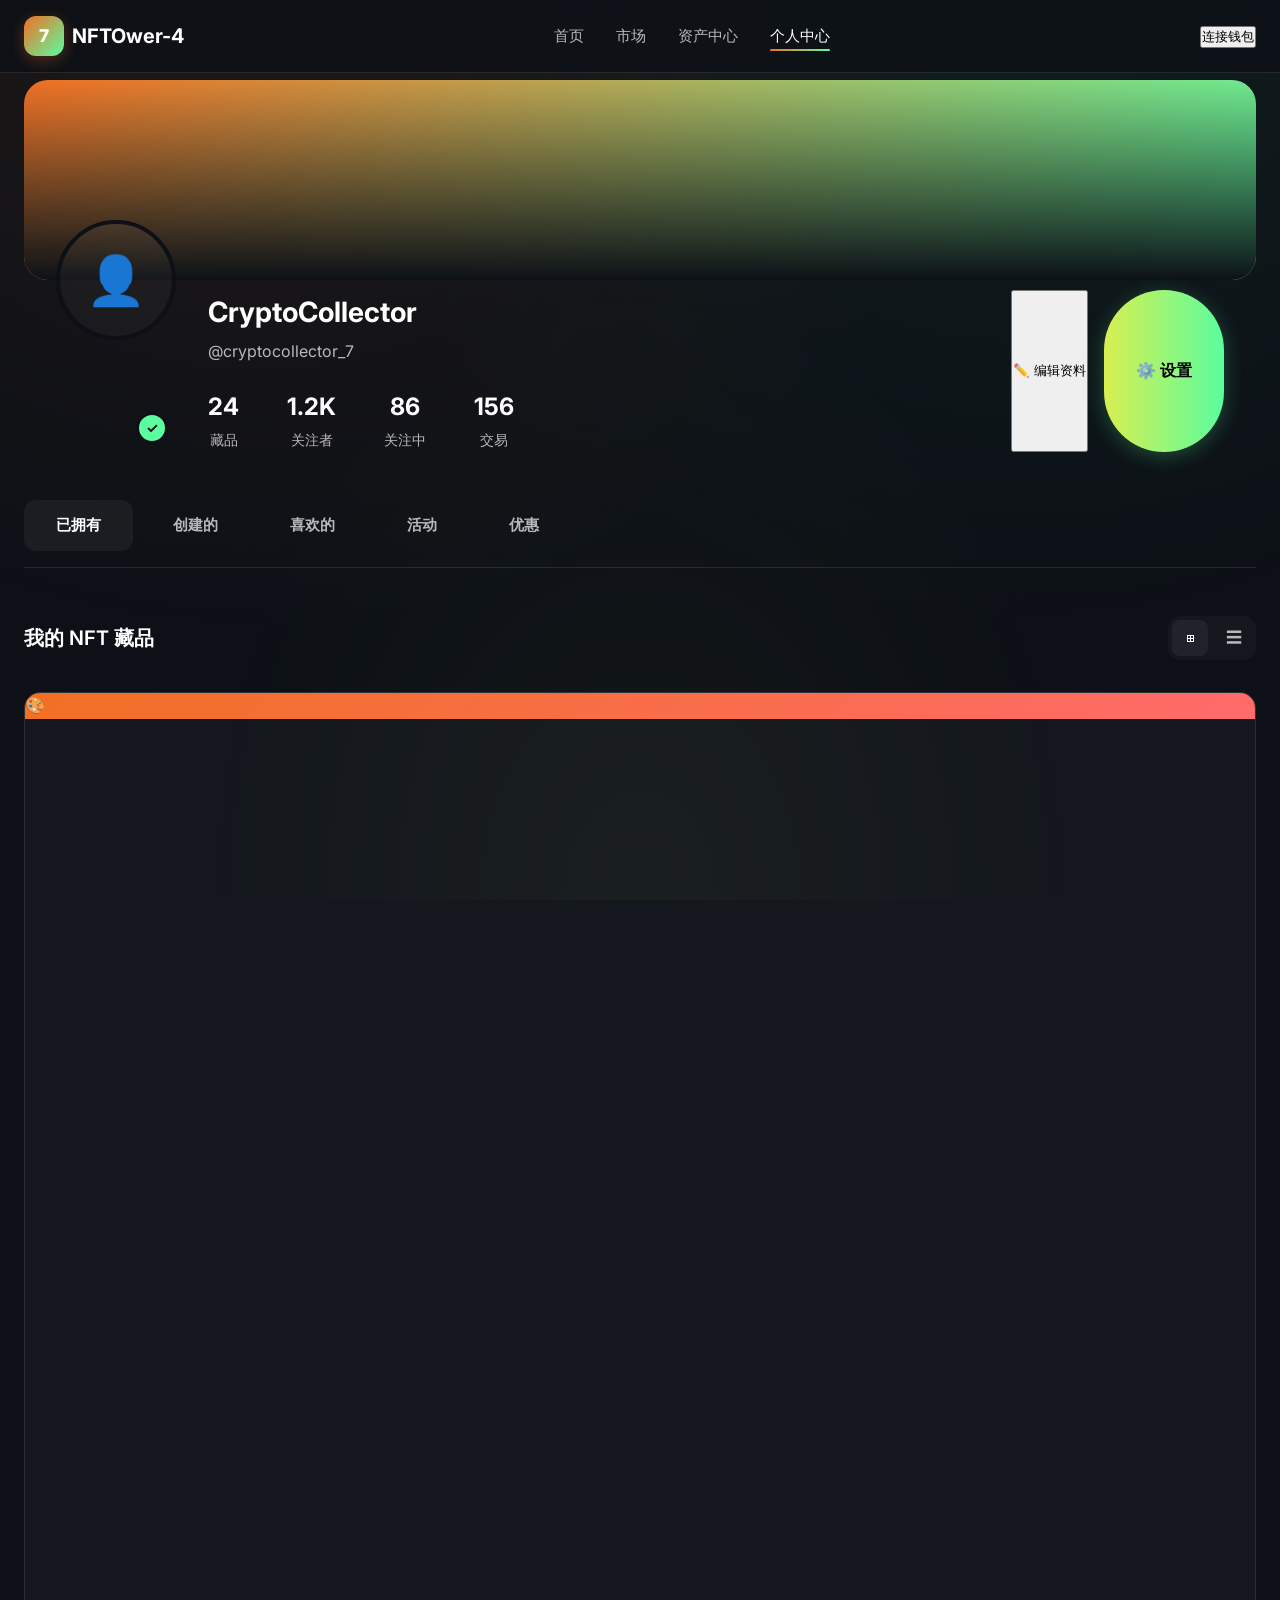
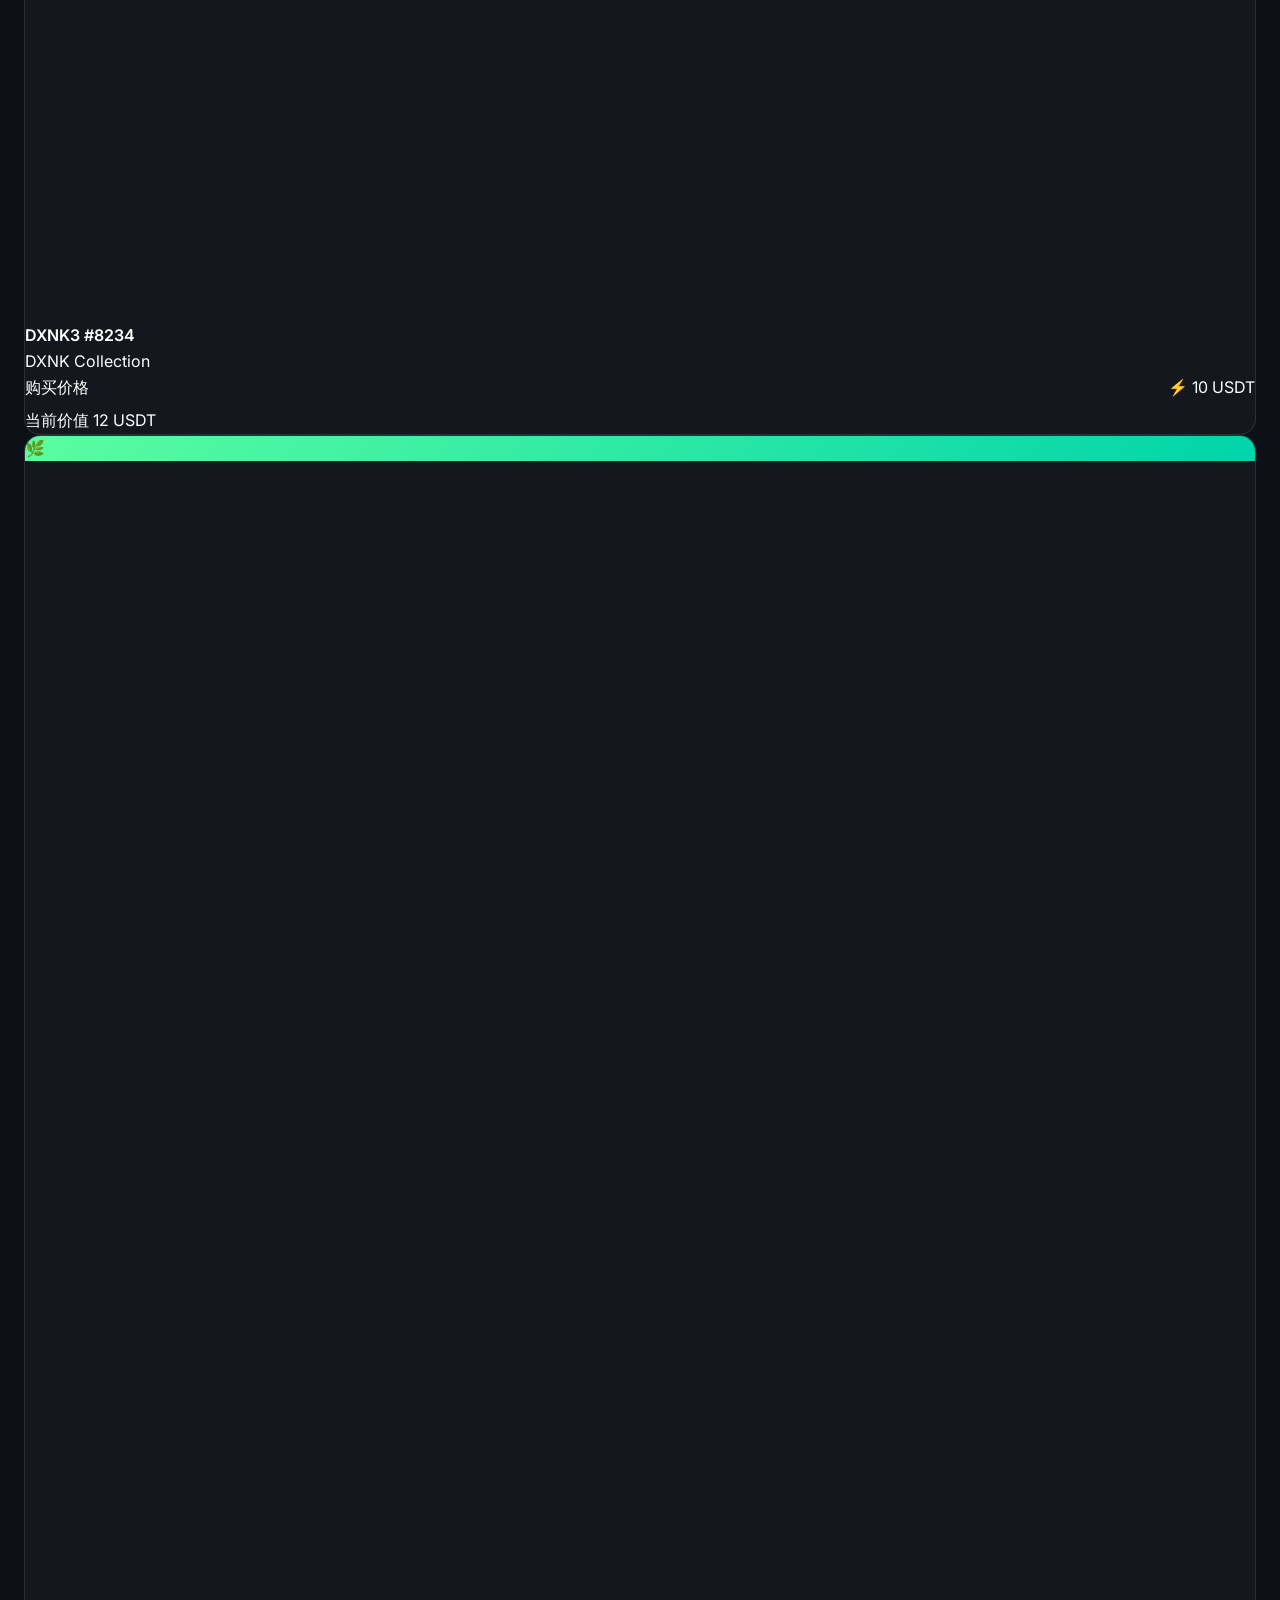
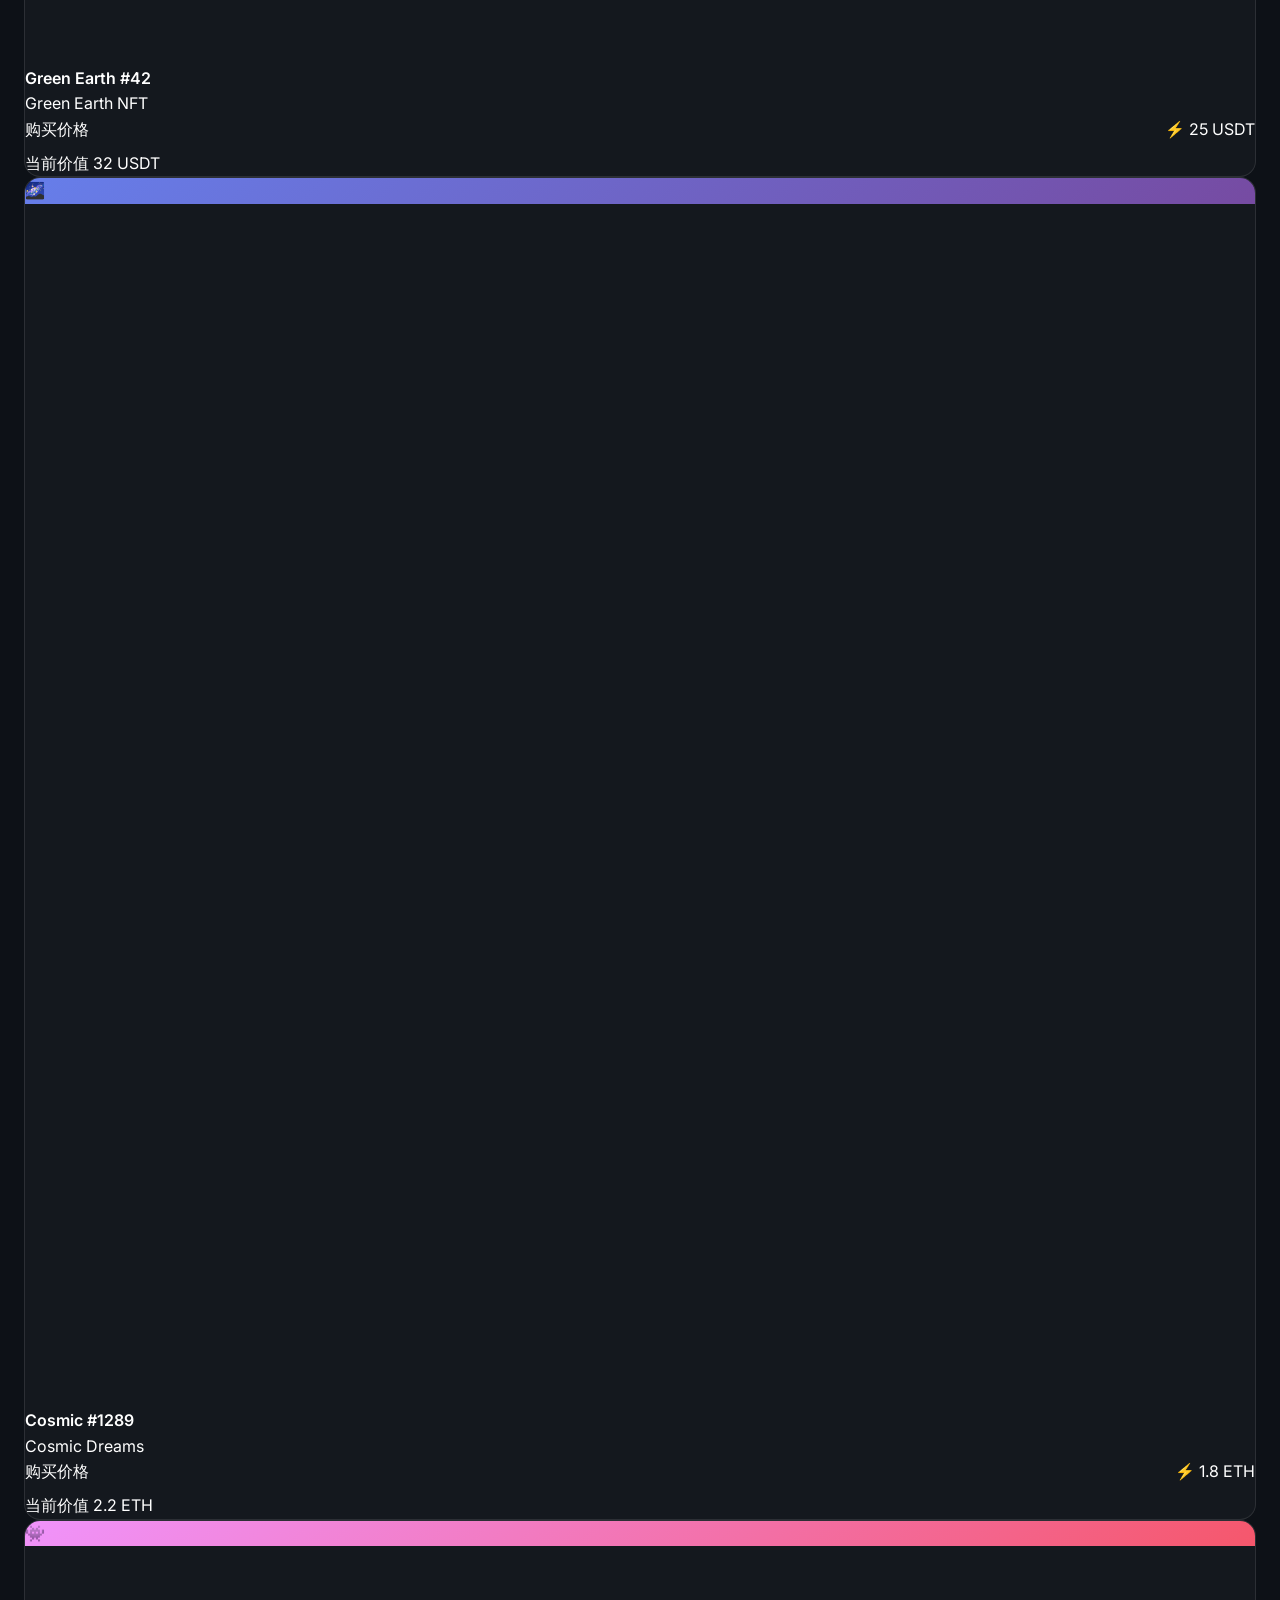
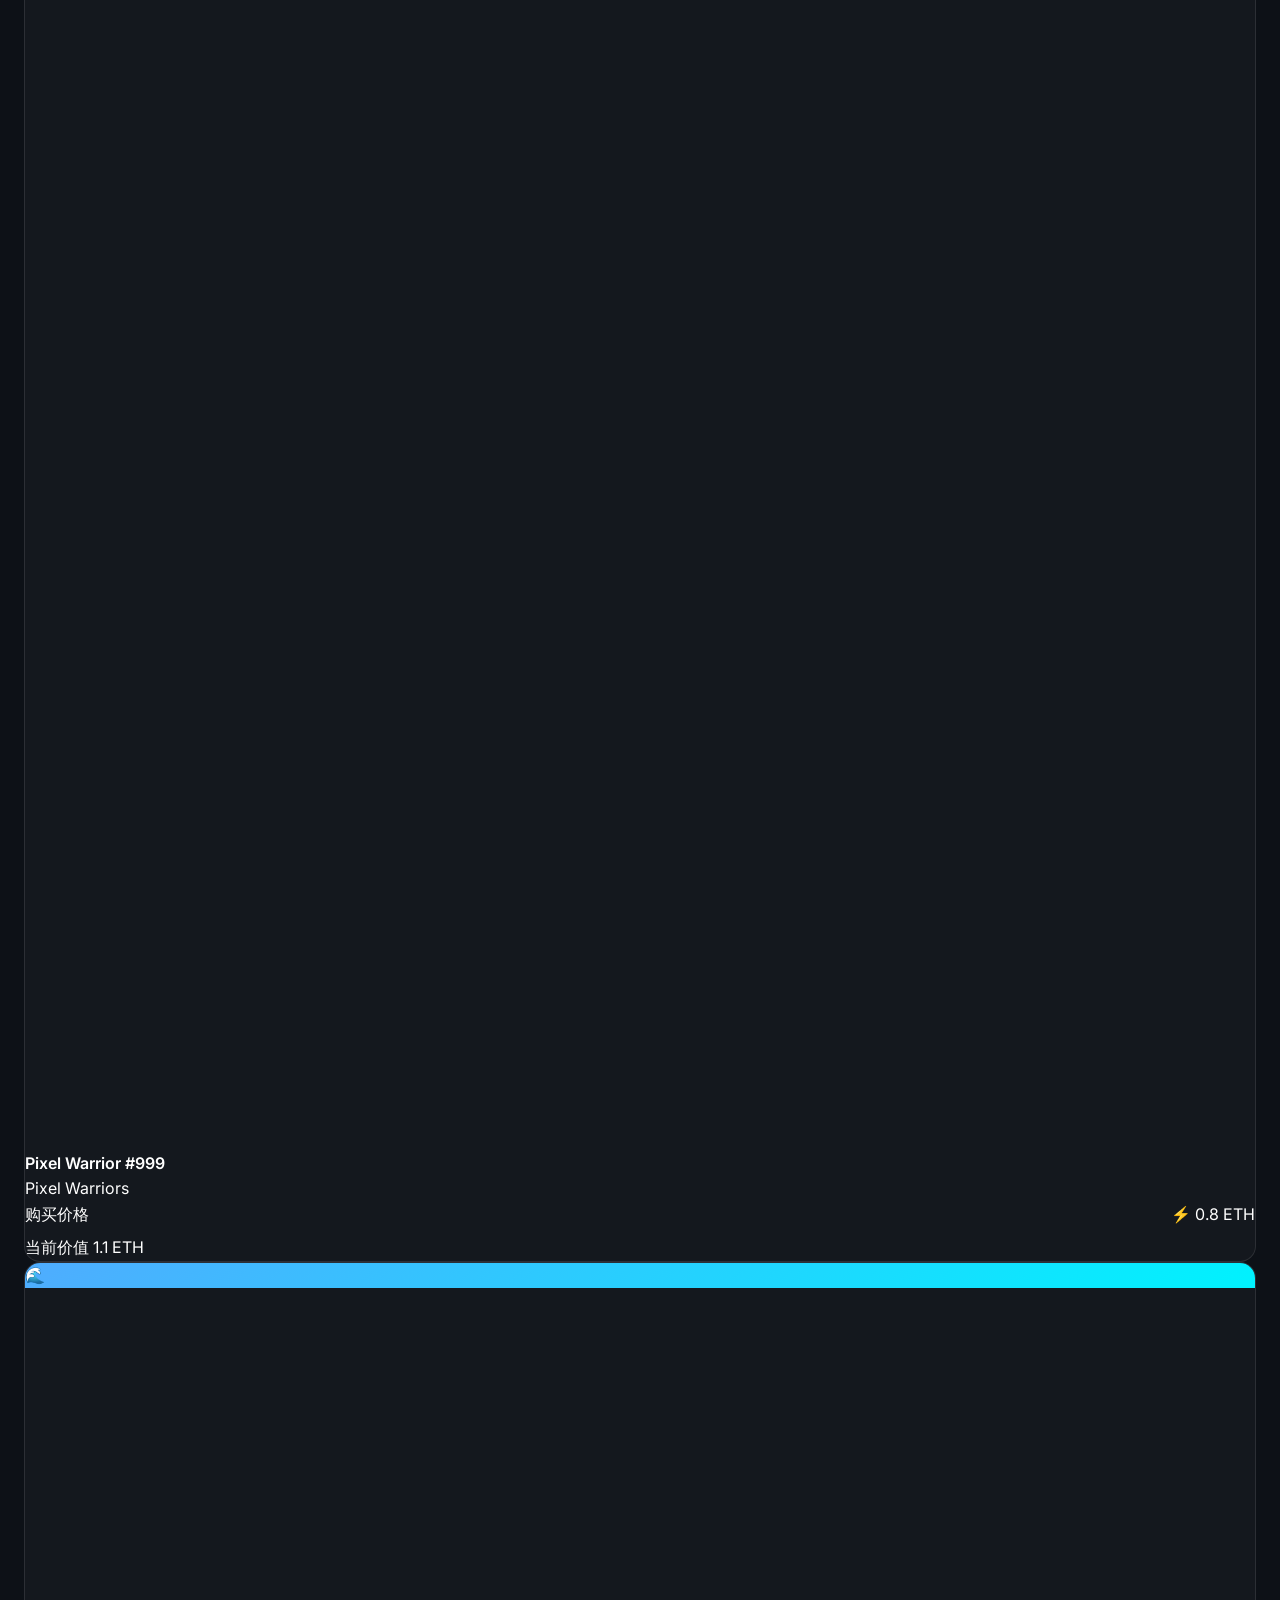
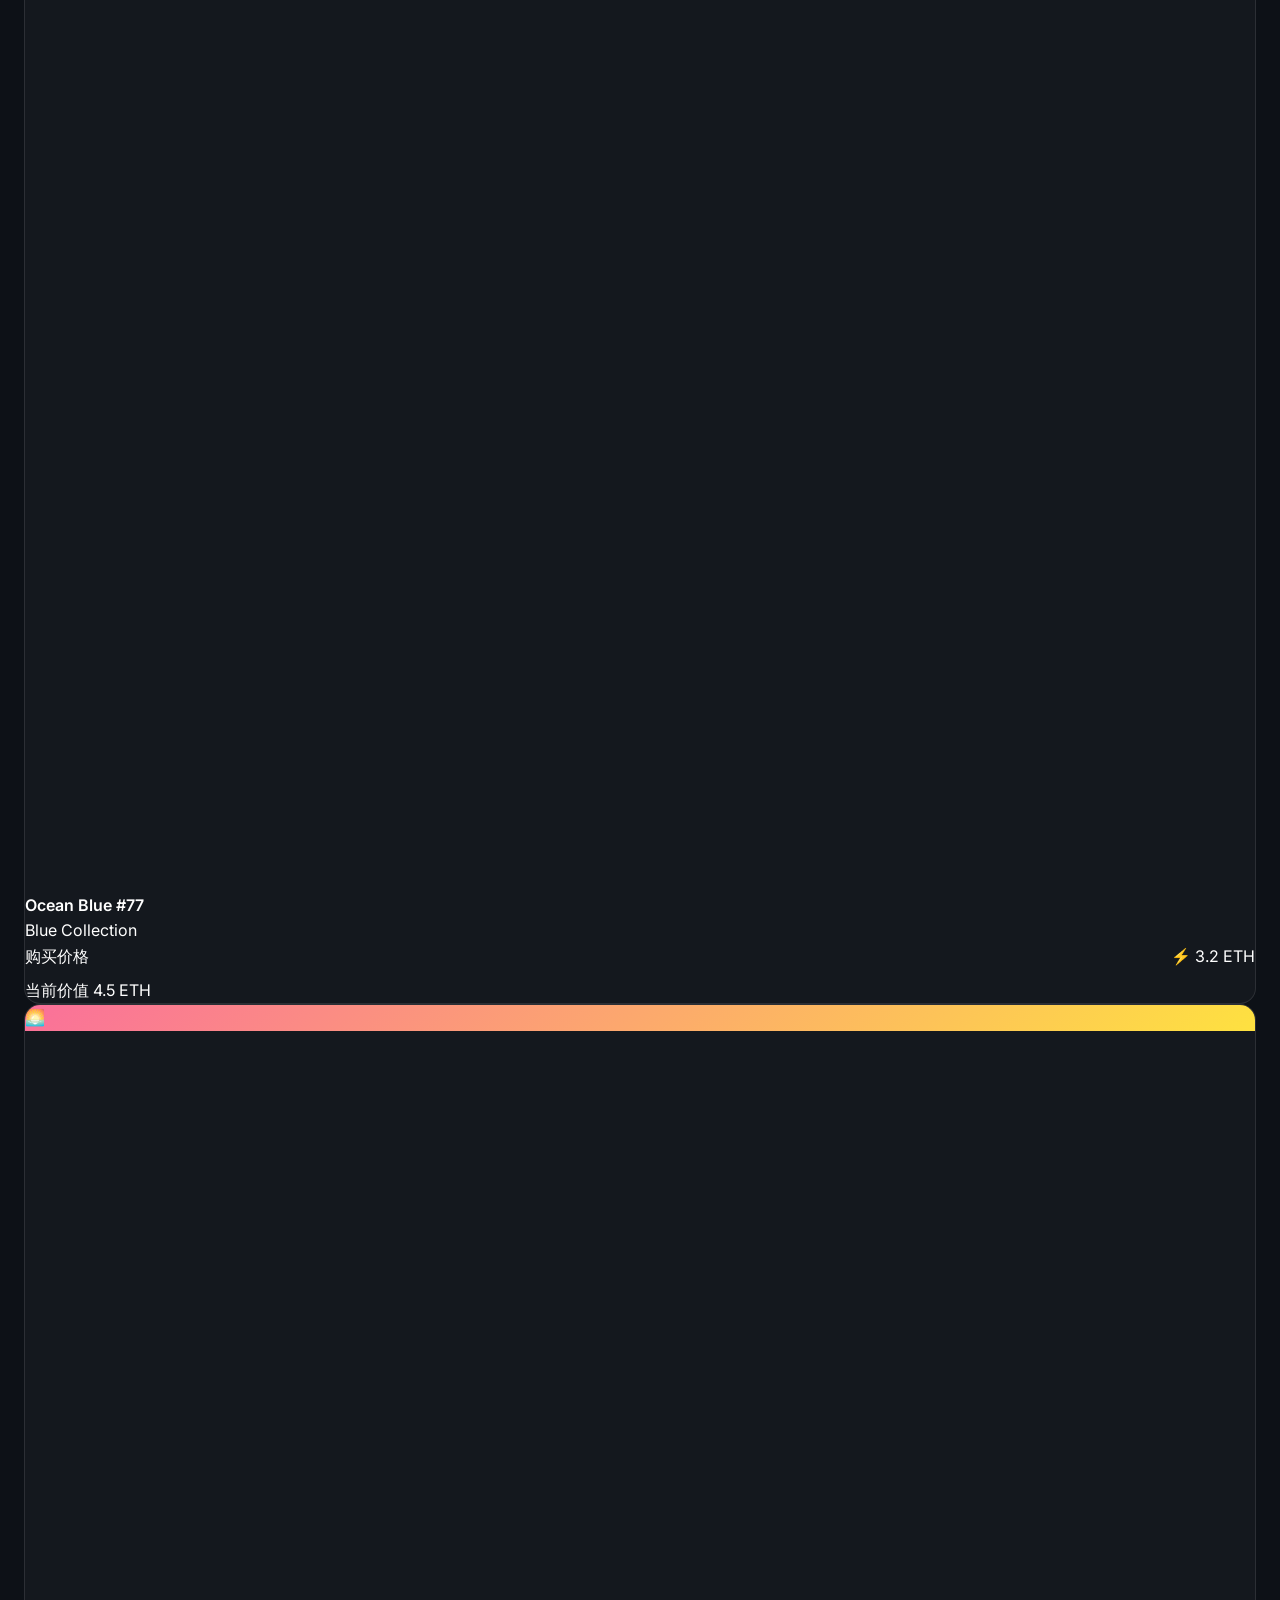
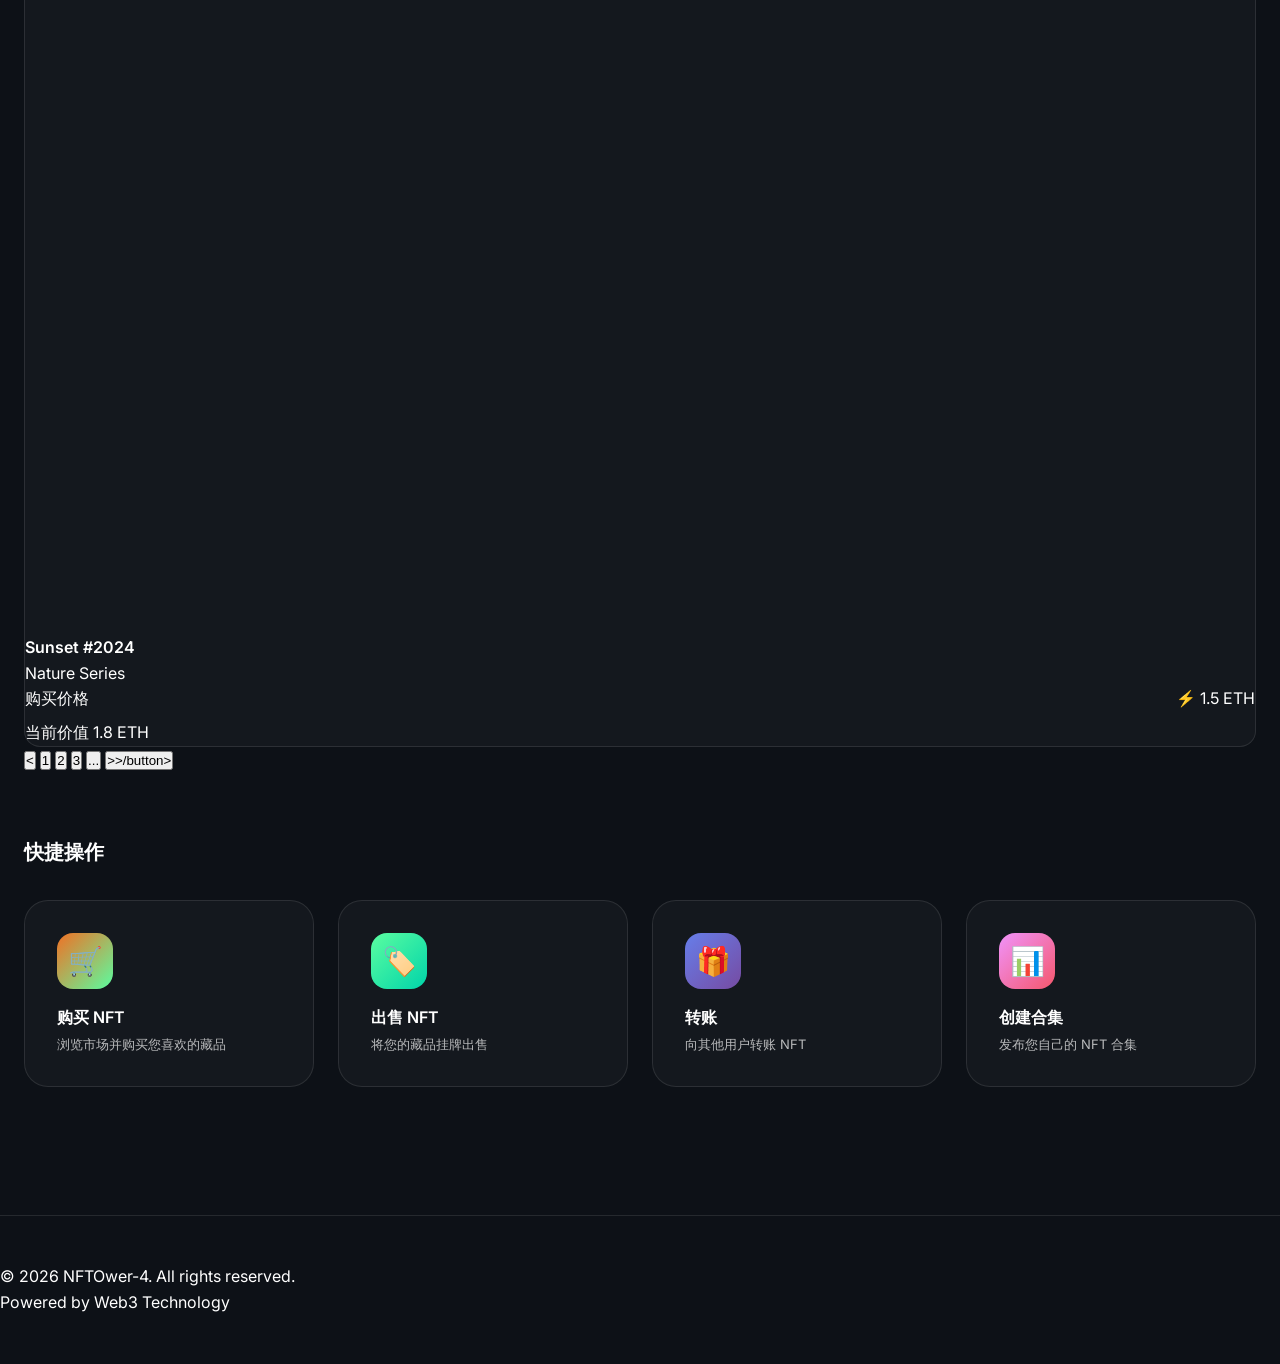
<file: profile.html>
<!DOCTYPE html>
<html lang="zh-CN">
<head>
    <meta charset="UTF-8">
    <meta name="viewport" content="width=device-width, initial-scale=1.0">
    <title>个人中心 | NFTOwer-4</title>
    <link rel="stylesheet" href="styles.css">
    <link rel="preconnect" href="https://fonts.googleapis.com">
    <link href="https://fonts.googleapis.com/css2?family=Inter:wght@300;400;500;600;700;800&display=swap" rel="stylesheet">
</head>
<body>
    <div class="bg-animation">
        <div class="bg-gradient"></div>
    </div>

    <!-- Navigation -->
    <nav class="navbar">
        <div class="nav-container">
            <a href="index.html" class="logo">
                <div class="logo-icon">7</div>
                NFTOwer-4
            </a>
            <ul class="nav-links">
                <li><a href="index.html">首页</a></li>
                <li><a href="market.html">市场</a></li>
                <li><a href="assets.html">资产中心</a></li>
                <li><a href="profile.html" class="active">个人中心</a></li>
            </ul>
            <div class="nav-actions">
                <button class="btn btn-outline">连接钱包</button>
            </div>
        </div>
    </nav>

    <!-- Main Content -->
    <main class="main-container">
        <!-- Profile Header -->
        <section class="profile-header">
            <div class="profile-cover">
                <div class="cover-gradient"></div>
            </div>
            
            <div class="profile-info">
                <div class="profile-avatar">
                    <div class="avatar-placeholder">👤</div>
                    <div class="verified-badge">✓</div>
                </div>
                
                <div class="profile-details">
                    <h1>CryptoCollector</h1>
                    <div class="profile-handle">@cryptocollector_7</div>
                    
                    <div class="profile-stats">
                        <div class="profile-stat">
                            <span class="stat-number">24</span>
                            <span class="stat-label">藏品</span>
                        </div>
                        <div class="profile-stat">
                            <span class="stat-number">1.2K</span>
                            <span class="stat-label">关注者</span>
                        </div>
                        <div class="profile-stat">
                            <span class="stat-number">86</span>
                            <span class="stat-label">关注中</span>
                        </div>
                        <div class="profile-stat">
                            <span class="stat-number">156</span>
                            <span class="stat-label">交易</span>
                        </div>
                    </div>
                </div>
                
                <div class="profile-actions">
                    <button class="btn btn-outline">✏️ 编辑资料</button>
                    <button class="btn btn-primary">⚙️ 设置</button>
                </div>
            </div>
        </section>

        <!-- Profile Tabs -->
        <section class="profile-tabs">
            <button class="profile-tab active">已拥有</button>
            <button class="profile-tab">创建的</button>
            <button class="profile-tab">喜欢的</button>
            <button class="profile-tab">活动</button>
            <button class="profile-tab">优惠</button>
        </section>

        <!-- Owned NFTs Grid -->
        <section class="owned-nfts">
            <div class="section-header-row">
                <h2>我的 NFT 藏品</h2>
                <div class="view-toggle">
                    <button class="toggle-btn active">⊞</button>
                    <button class="toggle-btn">☰</button>
                </div>
            </div>

            <div class="nft-grid">
                <div class="nft-card">
                    <div class="nft-image">
                        <div class="nft-image-placeholder" style="background: linear-gradient(135deg, #f17024, #ff6b6b);">🎨</div>
                    </div>
                    <div class="nft-details">
                        <div class="nft-name">DXNK3 #8234</div>
                        <div class="nft-collection">DXNK Collection</div>
                        <div class="nft-meta">
                            <div class="nft-price">
                                <span class="nft-price-label">购买价格</span>
                                <span class="nft-price-value">⚡ 10 USDT</span>
                            </div>
                            <div class="nft-count">当前价值 12 USDT</div>
                        </div>
                    </div>
                </div>

                <div class="nft-card">
                    <div class="nft-image">
                        <div class="nft-image-placeholder" style="background: linear-gradient(135deg, #5bfda0, #00d4aa);">🌿</div>
                    </div>
                    <div class="nft-details">
                        <div class="nft-name">Green Earth #42</div>
                        <div class="nft-collection">Green Earth NFT</div>
                        <div class="nft-meta">
                            <div class="nft-price">
                                <span class="nft-price-label">购买价格</span>
                                <span class="nft-price-value">⚡ 25 USDT</span>
                            </div>
                            <div class="nft-count">当前价值 32 USDT</div>
                        </div>
                    </div>
                </div>

                <div class="nft-card">
                    <div class="nft-image">
                        <div class="nft-image-placeholder" style="background: linear-gradient(135deg, #667eea, #764ba2);">🌌</div>
                    </div>
                    <div class="nft-details">
                        <div class="nft-name">Cosmic #1289</div>
                        <div class="nft-collection">Cosmic Dreams</div>
                        <div class="nft-meta">
                            <div class="nft-price">
                                <span class="nft-price-label">购买价格</span>
                                <span class="nft-price-value">⚡ 1.8 ETH</span>
                            </div>
                            <div class="nft-count">当前价值 2.2 ETH</div>
                        </div>
                    </div>
                </div>

                <div class="nft-card">
                    <div class="nft-image">
                        <div class="nft-image-placeholder" style="background: linear-gradient(135deg, #f093fb, #f5576c);">👾</div>
                    </div>
                    <div class="nft-details">
                        <div class="nft-name">Pixel Warrior #999</div>
                        <div class="nft-collection">Pixel Warriors</div>
                        <div class="nft-meta">
                            <div class="nft-price">
                                <span class="nft-price-label">购买价格</span>
                                <span class="nft-price-value">⚡ 0.8 ETH</span>
                            </div>
                            <div class="nft-count">当前价值 1.1 ETH</div>
                        </div>
                    </div>
                </div>

                <div class="nft-card">
                    <div class="nft-image">
                        <div class="nft-image-placeholder" style="background: linear-gradient(135deg, #4facfe, #00f2fe);">🌊</div>
                    </div>
                    <div class="nft-details">
                        <div class="nft-name">Ocean Blue #77</div>
                        <div class="nft-collection">Blue Collection</div>
                        <div class="nft-meta">
                            <div class="nft-price">
                                <span class="nft-price-label">购买价格</span>
                                <span class="nft-price-value">⚡ 3.2 ETH</span>
                            </div>
                            <div class="nft-count">当前价值 4.5 ETH</div>
                        </div>
                    </div>
                </div>

                <div class="nft-card">
                    <div class="nft-image">
                        <div class="nft-image-placeholder" style="background: linear-gradient(135deg, #fa709a, #fee140);">🌅</div>
                    </div>
                    <div class="nft-details">
                        <div class="nft-name">Sunset #2024</div>
                        <div class="nft-collection">Nature Series</div>
                        <div class="nft-meta">
                            <div class="nft-price">
                                <span class="nft-price-label">购买价格</span>
                                <span class="nft-price-value">⚡ 1.5 ETH</span>
                            </div>
                            <div class="nft-count">当前价值 1.8 ETH</div>
                        </div>
                    </div>
                </div>
            </div>

            <div class="pagination">
                <button class="page-btn"><</button>
                <button class="page-btn active">1</button>
                <button class="page-btn">2</button>
                <button class="page-btn">3</button>
                <button class="page-btn">...</button>
                <button class="page-btn">>>/button>
            </div>
        </section>

        <!-- Quick Actions -->
        <section class="quick-actions">
            <h2>快捷操作</h2>
            
            <div class="actions-grid">
                <a href="market.html" class="action-card">
                    <div class="action-icon">🛒</div>
                    <div class="action-title">购买 NFT</div>
                    <div class="action-desc">浏览市场并购买您喜欢的藏品</div>
                </a>

                <a href="#" class="action-card">
                    <div class="action-icon" style="background: linear-gradient(135deg, #5bfda0, #00d4aa);">🏷️</div>
                    <div class="action-title">出售 NFT</div>
                    <div class="action-desc">将您的藏品挂牌出售</div>
                </a>

                <a href="#" class="action-card">
                    <div class="action-icon" style="background: linear-gradient(135deg, #667eea, #764ba2);">🎁</div>
                    <div class="action-title">转账</div>
                    <div class="action-desc">向其他用户转账 NFT</div>
                </a>

                <a href="#" class="action-card">
                    <div class="action-icon" style="background: linear-gradient(135deg, #f093fb, #f5576c);">📊</div>
                    <div class="action-title">创建合集</div>
                    <div class="action-desc">发布您自己的 NFT 合集</div>
                </a>
            </div>
        </section>
    </main>

    <footer class="footer">
        <div class="footer-bottom">
            <p>© 2026 NFTOwer-4. All rights reserved.</p>
            <p>Powered by Web3 Technology</p>
        </div>
    </footer>

    <script>
        document.querySelectorAll('.profile-tab').forEach(tab => {
            tab.addEventListener('click', () => {
                document.querySelectorAll('.profile-tab').forEach(t => t.classList.remove('active'));
                tab.classList.add('active');
            });
        });

        document.querySelectorAll('.toggle-btn').forEach(btn => {
            btn.addEventListener('click', () => {
                document.querySelectorAll('.toggle-btn').forEach(b => b.classList.remove('active'));
                btn.classList.add('active');
            });
        });
    </script>
</body>
</html>
</file>
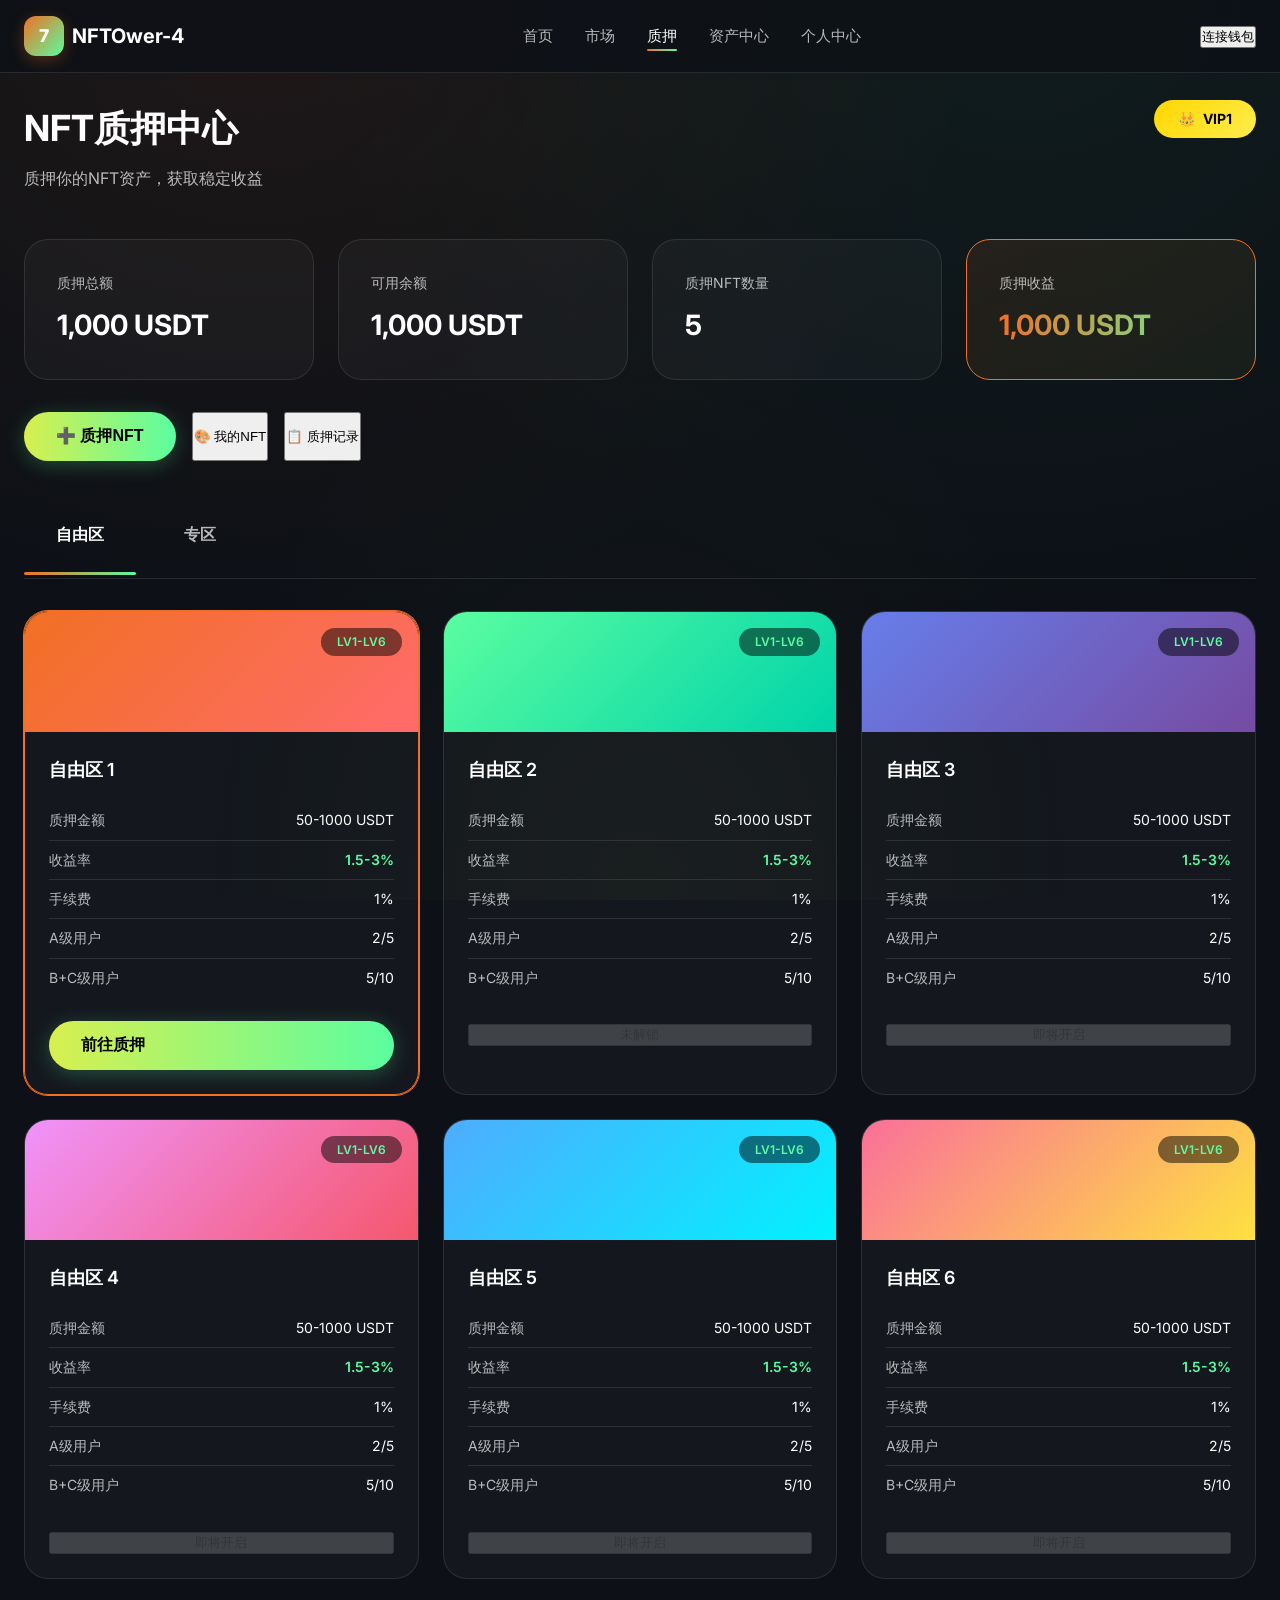
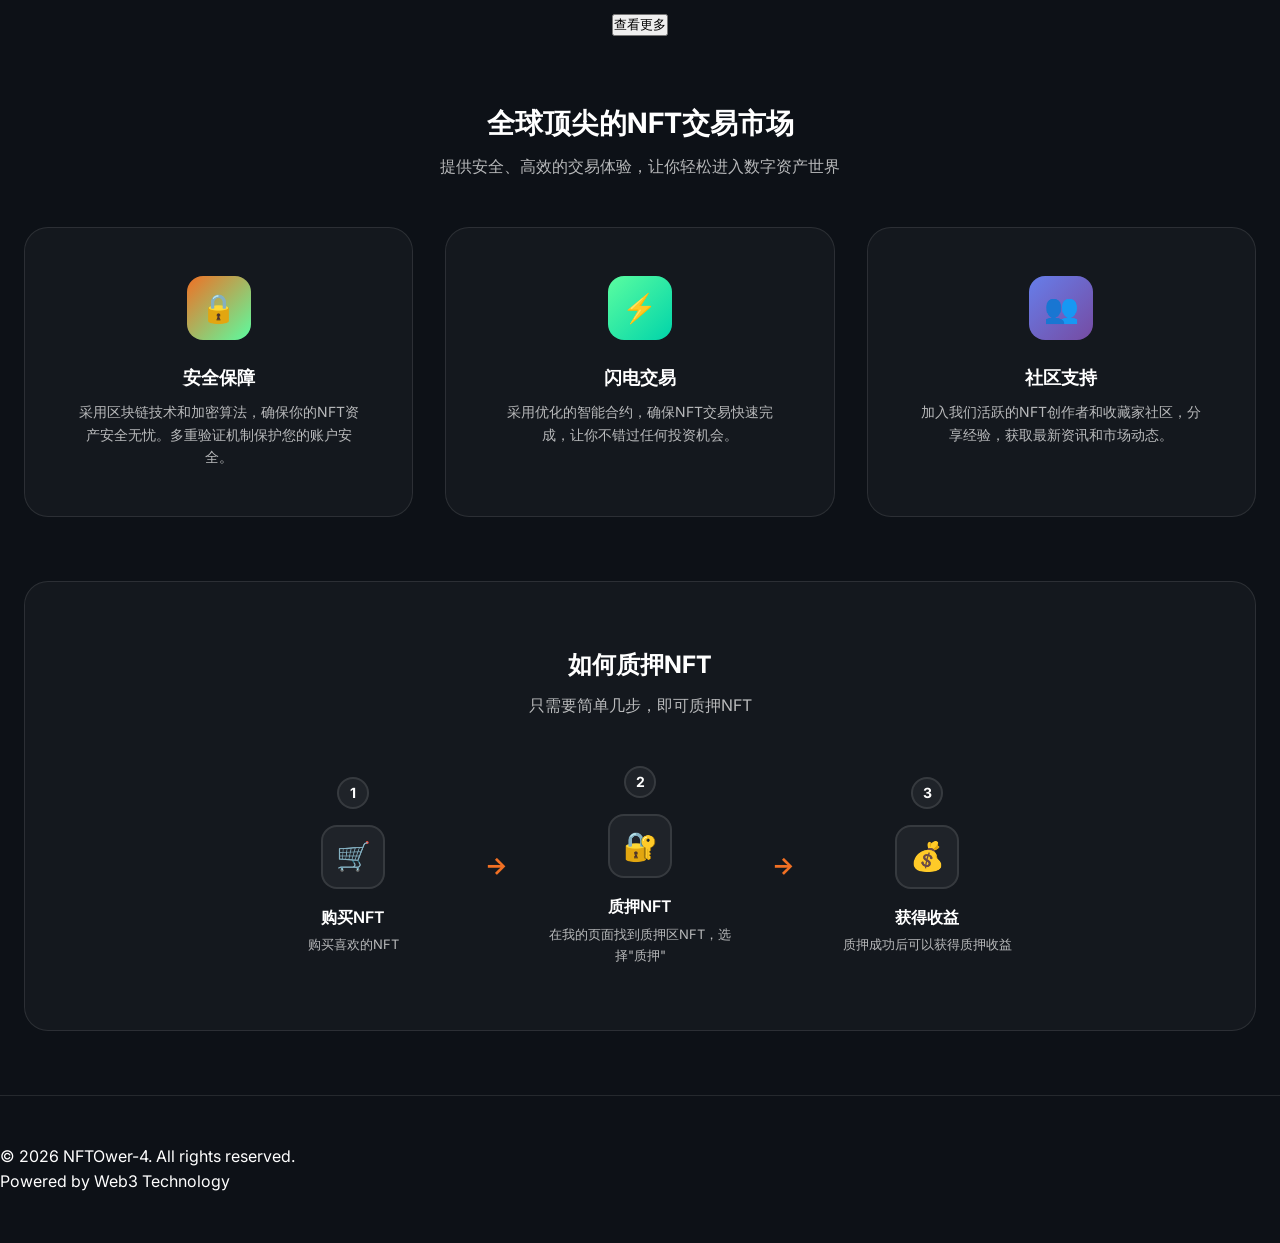
<file: stake.html>
<!DOCTYPE html>
<html lang="zh-CN">
<head>
    <meta charset="UTF-8">
    <meta name="viewport" content="width=device-width, initial-scale=1.0">
    <title>质押中心 | NFTOwer-4</title>
    <link rel="stylesheet" href="styles.css">
    <link rel="preconnect" href="https://fonts.googleapis.com">
    <link href="https://fonts.googleapis.com/css2?family=Inter:wght@300;400;500;600;700;800&display=swap" rel="stylesheet">
</head>
<body>
    <div class="bg-animation">
        <div class="bg-gradient"></div>
    </div>

    <!-- Navigation -->
    <nav class="navbar">
        <div class="nav-container">
            <a href="index.html" class="logo">
                <div class="logo-icon">7</div>
                NFTOwer-4
            </a>
            <ul class="nav-links">
                <li><a href="index.html">首页</a></li>
                <li><a href="market.html">市场</a></li>
                <li><a href="stake.html" class="active">质押</a></li>
                <li><a href="assets.html">资产中心</a></li>
                <li><a href="profile.html">个人中心</a></li>
            </ul>
            <div class="nav-actions">
                <button class="btn btn-outline">连接钱包</button>
            </div>
        </div>
    </nav>

    <!-- Main Content -->
    <main class="main-container">
        <!-- Page Header -->
        <div class="page-header">
            <div>
                <h1>NFT质押中心</h1>
                <p>质押你的NFT资产，获取稳定收益</p>
            </div>
            <div class="vip-badge">
                <span>👑</span> VIP1
            </div>
        </div>

        <!-- Stats Overview -->
        <section class="stake-stats">
            <div class="stat-card-large">
                <div class="stat-label">质押总额</div>
                <div class="stat-value-large">1,000 USDT</div>
            </div>
            <div class="stat-card-large">
                <div class="stat-label">可用余额</div>
                <div class="stat-value-large">1,000 USDT</div>
            </div>
            <div class="stat-card-large">
                <div class="stat-label">质押NFT数量</div>
                <div class="stat-value-large">5</div>
            </div>
            <div class="stat-card-large highlight">
                <div class="stat-label">质押收益</div>
                <div class="stat-value-large gradient-text">1,000 USDT</div>
            </div>
        </section>

        <!-- Action Buttons -->
        <section class="stake-actions">
            <button class="btn btn-primary">➕ 质押NFT</button>
            <button class="btn btn-outline">🎨 我的NFT</button>
            <button class="btn btn-outline">📋 质押记录</button>
        </section>

        <!-- Staking Pools Tabs -->
        <section class="staking-tabs">
            <button class="staking-tab active">自由区</button>
            <button class="staking-tab">专区</button>
        </section>

        <!-- Staking Pools Grid -->
        <section class="staking-pools">
            <div class="pool-card featured">
                <div class="pool-banner">
                    <div class="pool-banner-bg" style="background: linear-gradient(135deg, #f17024, #ff6b6b);"></div>
                    <div class="pool-level">LV1-LV6</div>
                </div>
                <div class="pool-info">
                    <h3>自由区 1</h3>
                    
                    <div class="pool-details">
                        <div class="pool-row">
                            <span>质押金额</span>
                            <span>50-1000 USDT</span>
                        </div>
                        <div class="pool-row">
                            <span>收益率</span>
                            <span class="highlight-text">1.5-3%</span>
                        </div>
                        <div class="pool-row">
                            <span>手续费</span>
                            <span>1%</span>
                        </div>
                        <div class="pool-row">
                            <span>A级用户</span>
                            <span>2/5</span>
                        </div>
                        <div class="pool-row">
                            <span>B+C级用户</span>
                            <span>5/10</span>
                        </div>
                    </div>
                    
                    <button class="btn btn-primary pool-btn">前往质押</button>
                </div>
            </div>

            <div class="pool-card">
                <div class="pool-banner">
                    <div class="pool-banner-bg" style="background: linear-gradient(135deg, #5bfda0, #00d4aa);"></div>
                    <div class="pool-level">LV1-LV6</div>
                </div>
                <div class="pool-info">
                    <h3>自由区 2</h3>
                    
                    <div class="pool-details">
                        <div class="pool-row">
                            <span>质押金额</span>
                            <span>50-1000 USDT</span>
                        </div>
                        <div class="pool-row">
                            <span>收益率</span>
                            <span class="highlight-text">1.5-3%</span>
                        </div>
                        <div class="pool-row">
                            <span>手续费</span>
                            <span>1%</span>
                        </div>
                        <div class="pool-row">
                            <span>A级用户</span>
                            <span>2/5</span>
                        </div>
                        <div class="pool-row">
                            <span>B+C级用户</span>
                            <span>5/10</span>
                        </div>
                    </div>
                    
                    <button class="btn btn-outline pool-btn" disabled>未解锁</button>
                </div>
            </div>

            <div class="pool-card">
                <div class="pool-banner">
                    <div class="pool-banner-bg" style="background: linear-gradient(135deg, #667eea, #764ba2);"></div>
                    <div class="pool-level">LV1-LV6</div>
                </div>
                <div class="pool-info">
                    <h3>自由区 3</h3>
                    
                    <div class="pool-details">
                        <div class="pool-row">
                            <span>质押金额</span>
                            <span>50-1000 USDT</span>
                        </div>
                        <div class="pool-row">
                            <span>收益率</span>
                            <span class="highlight-text">1.5-3%</span>
                        </div>
                        <div class="pool-row">
                            <span>手续费</span>
                            <span>1%</span>
                        </div>
                        <div class="pool-row">
                            <span>A级用户</span>
                            <span>2/5</span>
                        </div>
                        <div class="pool-row">
                            <span>B+C级用户</span>
                            <span>5/10</span>
                        </div>
                    </div>
                    
                    <button class="btn btn-outline pool-btn" disabled>即将开启</button>
                </div>
            </div>

            <div class="pool-card">
                <div class="pool-banner">
                    <div class="pool-banner-bg" style="background: linear-gradient(135deg, #f093fb, #f5576c);"></div>
                    <div class="pool-level">LV1-LV6</div>
                </div>
                <div class="pool-info">
                    <h3>自由区 4</h3>
                    
                    <div class="pool-details">
                        <div class="pool-row">
                            <span>质押金额</span>
                            <span>50-1000 USDT</span>
                        </div>
                        <div class="pool-row">
                            <span>收益率</span>
                            <span class="highlight-text">1.5-3%</span>
                        </div>
                        <div class="pool-row">
                            <span>手续费</span>
                            <span>1%</span>
                        </div>
                        <div class="pool-row">
                            <span>A级用户</span>
                            <span>2/5</span>
                        </div>
                        <div class="pool-row">
                            <span>B+C级用户</span>
                            <span>5/10</span>
                        </div>
                    </div>
                    
                    <button class="btn btn-outline pool-btn" disabled>即将开启</button>
                </div>
            </div>

            <div class="pool-card">
                <div class="pool-banner">
                    <div class="pool-banner-bg" style="background: linear-gradient(135deg, #4facfe, #00f2fe);"></div>
                    <div class="pool-level">LV1-LV6</div>
                </div>
                <div class="pool-info">
                    <h3>自由区 5</h3>
                    
                    <div class="pool-details">
                        <div class="pool-row">
                            <span>质押金额</span>
                            <span>50-1000 USDT</span>
                        </div>
                        <div class="pool-row">
                            <span>收益率</span>
                            <span class="highlight-text">1.5-3%</span>
                        </div>
                        <div class="pool-row">
                            <span>手续费</span>
                            <span>1%</span>
                        </div>
                        <div class="pool-row">
                            <span>A级用户</span>
                            <span>2/5</span>
                        </div>
                        <div class="pool-row">
                            <span>B+C级用户</span>
                            <span>5/10</span>
                        </div>
                    </div>
                    
                    <button class="btn btn-outline pool-btn" disabled>即将开启</button>
                </div>
            </div>

            <div class="pool-card">
                <div class="pool-banner">
                    <div class="pool-banner-bg" style="background: linear-gradient(135deg, #fa709a, #fee140);"></div>
                    <div class="pool-level">LV1-LV6</div>
                </div>
                <div class="pool-info">
                    <h3>自由区 6</h3>
                    
                    <div class="pool-details">
                        <div class="pool-row">
                            <span>质押金额</span>
                            <span>50-1000 USDT</span>
                        </div>
                        <div class="pool-row">
                            <span>收益率</span>
                            <span class="highlight-text">1.5-3%</span>
                        </div>
                        <div class="pool-row">
                            <span>手续费</span>
                            <span>1%</span>
                        </div>
                        <div class="pool-row">
                            <span>A级用户</span>
                            <span>2/5</span>
                        </div>
                        <div class="pool-row">
                            <span>B+C级用户</span>
                            <span>5/10</span>
                        </div>
                    </div>
                    
                    <button class="btn btn-outline pool-btn" disabled>即将开启</button>
                </div>
            </div>
        </section>

        <div class="load-more">
            <button class="btn btn-outline">查看更多</button>
        </div>

        <!-- Features Section -->
        <section class="stake-features">
            <h2>全球顶尖的NFT交易市场</h2>
            <p class="section-subtitle">提供安全、高效的交易体验，让你轻松进入数字资产世界</p>
            
            <div class="features-grid">
                <div class="feature-card">
                    <div class="feature-icon">🔒</div>
                    <h3>安全保障</h3>
                    <p>采用区块链技术和加密算法，确保你的NFT资产安全无忧。多重验证机制保护您的账户安全。</p>
                </div>
                
                <div class="feature-card">
                    <div class="feature-icon" style="background: linear-gradient(135deg, #5bfda0, #00d4aa);">⚡</div>
                    <h3>闪电交易</h3>
                    <p>采用优化的智能合约，确保NFT交易快速完成，让你不错过任何投资机会。</p>
                </div>
                
                <div class="feature-card">
                    <div class="feature-icon" style="background: linear-gradient(135deg, #667eea, #764ba2);">👥</div>
                    <h3>社区支持</h3>
                    <p>加入我们活跃的NFT创作者和收藏家社区，分享经验，获取最新资讯和市场动态。</p>
                </div>
            </div>
        </section>

        <!-- How to Stake -->
        <section class="how-to-stake">
            <h2>如何质押NFT</h2>
            <p class="section-subtitle">只需要简单几步，即可质押NFT</p>
            
            <div class="steps">
                <div class="step">
                    <div class="step-number">1</div>
                    <div class="step-icon">🛒</div>
                    <h3>购买NFT</h3>
                    <p>购买喜欢的NFT</p>
                </div>
                
                <div class="step-arrow">→</div>
                
                <div class="step">
                    <div class="step-number">2</div>
                    <div class="step-icon">🔐</div>
                    <h3>质押NFT</h3>
                    <p>在我的页面找到质押区NFT，选择"质押"</p>
                </div>
                
                <div class="step-arrow">→</div>
                
                <div class="step">
                    <div class="step-number">3</div>
                    <div class="step-icon">💰</div>
                    <h3>获得收益</h3>
                    <p>质押成功后可以获得质押收益</p>
                </div>
            </div>
        </section>
    </main>

    <footer class="footer">
        <div class="footer-bottom">
            <p>© 2026 NFTOwer-4. All rights reserved.</p>
            <p>Powered by Web3 Technology</p>
        </div>
    </footer>

    <script>
        document.querySelectorAll('.staking-tab').forEach(tab => {
            tab.addEventListener('click', () => {
                document.querySelectorAll('.staking-tab').forEach(t => t.classList.remove('active'));
                tab.classList.add('active');
            });
        });
    </script>
</body>
</html>
</file>
<file: styles.css>
/* NFT-7 Styles - Dark Mode with NFT-POWER Visual Elements */

:root {
    /* Colors from NFT-POWER */
    --color-primary: #f17024;
    --color-gradient-start: #d8ef4f;
    --color-gradient-end: #5bfda0;
    
    /* Dark Mode Base */
    --bg-primary: #0d1117;
    --bg-secondary: #161b22;
    --bg-card: rgba(255, 255, 255, 0.03);
    --bg-card-hover: rgba(255, 255, 255, 0.06);
    --bg-glass: rgba(255, 255, 255, 0.05);
    
    /* Text Colors */
    --text-primary: #ffffff;
    --text-secondary: rgba(255, 255, 255, 0.7);
    --text-muted: rgba(255, 255, 255, 0.5);
    --text-accent: #f17024;
    
    /* Border */
    --border-color: rgba(255, 255, 255, 0.1);
    --border-glow: rgba(241, 112, 36, 0.3);
    
    /* Spacing */
    --spacing-xs: 4px;
    --spacing-sm: 8px;
    --spacing-md: 16px;
    --spacing-lg: 24px;
    --spacing-xl: 32px;
    --spacing-2xl: 48px;
    --spacing-3xl: 64px;
    
    /* Border Radius */
    --radius-sm: 8px;
    --radius-md: 12px;
    --radius-lg: 16px;
    --radius-xl: 24px;
    --radius-full: 9999px;
    
    /* Shadows */
    --shadow-sm: 0 1px 2px rgba(0, 0, 0, 0.3);
    --shadow-md: 0 4px 12px rgba(0, 0, 0, 0.4);
    --shadow-lg: 0 8px 24px rgba(0, 0, 0, 0.5);
    --shadow-glow: 0 0 40px rgba(241, 112, 36, 0.15);
    --shadow-glow-green: 0 0 40px rgba(91, 253, 160, 0.15);
    
    /* Transitions */
    --transition-fast: 0.15s ease;
    --transition-base: 0.25s ease;
    --transition-slow: 0.4s ease;
}

* {
    margin: 0;
    padding: 0;
    box-sizing: border-box;
}

html {
    scroll-behavior: smooth;
}

body {
    font-family: 'Inter', -apple-system, BlinkMacSystemFont, 'Segoe UI', Roboto, sans-serif;
    background: var(--bg-primary);
    color: var(--text-primary);
    line-height: 1.6;
    min-height: 100vh;
    overflow-x: hidden;
}

/* Background gradient overlay */
body::before {
    content: '';
    position: fixed;
    top: 0;
    left: 0;
    right: 0;
    bottom: 0;
    background: 
        radial-gradient(ellipse at 20% 0%, rgba(241, 112, 36, 0.08) 0%, transparent 50%),
        radial-gradient(ellipse at 80% 0%, rgba(91, 253, 160, 0.05) 0%, transparent 50%),
        radial-gradient(ellipse at 50% 100%, rgba(216, 239, 79, 0.03) 0%, transparent 50%);
    pointer-events: none;
    z-index: -1;
}

.container {
    max-width: 1400px;
    margin: 0 auto;
    padding: 0 var(--spacing-lg);
}

/* Text Gradient */
.text-gradient {
    background: linear-gradient(90deg, var(--color-primary), var(--color-gradient-end));
    -webkit-background-clip: text;
    -webkit-text-fill-color: transparent;
    background-clip: text;
}

/* Navigation */
.navbar {
    position: fixed;
    top: 0;
    left: 0;
    right: 0;
    z-index: 1000;
    background: rgba(13, 17, 23, 0.8);
    backdrop-filter: blur(20px);
    border-bottom: 1px solid var(--border-color);
}

.nav-container {
    max-width: 1400px;
    margin: 0 auto;
    padding: 0 var(--spacing-lg);
    display: flex;
    align-items: center;
    justify-content: space-between;
    height: 72px;
}

.nav-left {
    display: flex;
    align-items: center;
    gap: var(--spacing-2xl);
}

.logo {
    display: flex;
    align-items: center;
    gap: var(--spacing-sm);
    text-decoration: none;
    color: var(--text-primary);
    font-weight: 700;
    font-size: 1.25rem;
}

.logo-icon {
    width: 40px;
    height: 40px;
    background: linear-gradient(135deg, var(--color-primary), var(--color-gradient-end));
    border-radius: var(--radius-md);
    display: flex;
    align-items: center;
    justify-content: center;
    font-weight: 800;
    font-size: 1.1rem;
    box-shadow: 0 4px 15px rgba(241, 112, 36, 0.3);
}

.nav-links {
    display: flex;
    list-style: none;
    gap: var(--spacing-xl);
}

.nav-links a {
    text-decoration: none;
    color: var(--text-secondary);
    font-weight: 500;
    font-size: 0.95rem;
    transition: color var(--transition-fast);
    position: relative;
}

.nav-links a:hover,
.nav-links a.active {
    color: var(--text-primary);
}

.nav-links a.active::after {
    content: '';
    position: absolute;
    bottom: -6px;
    left: 0;
    right: 0;
    height: 2px;
    background: linear-gradient(90deg, var(--color-primary), var(--color-gradient-end));
    border-radius: var(--radius-full);
}

.nav-right {
    display: flex;
    align-items: center;
    gap: var(--spacing-md);
}

.btn-search {
    width: 40px;
    height: 40px;
    border-radius: var(--radius-full);
    border: 1px solid var(--border-color);
    background: transparent;
    color: var(--text-secondary);
    cursor: pointer;
    display: flex;
    align-items: center;
    justify-content: center;
    transition: all var(--transition-fast);
}

.btn-search:hover {
    background: var(--bg-card);
    color: var(--text-primary);
    border-color: var(--color-primary);
}

.btn-wallet {
    display: flex;
    align-items: center;
    gap: var(--spacing-sm);
    padding: 10px 20px;
    background: linear-gradient(90deg, var(--color-gradient-start), var(--color-gradient-end));
    border: none;
    border-radius: var(--radius-full);
    color: #000;
    font-weight: 600;
    font-size: 0.9rem;
    cursor: pointer;
    transition: all var(--transition-base);
    box-shadow: 0 4px 15px rgba(91, 253, 160, 0.2);
}

.btn-wallet:hover {
    transform: translateY(-2px);
    box-shadow: 0 6px 20px rgba(91, 253, 160, 0.3);
}

.user-menu .avatar {
    width: 40px;
    height: 40px;
    border-radius: var(--radius-full);
    border: 2px solid var(--border-color);
    cursor: pointer;
    transition: border-color var(--transition-fast);
}

.user-menu .avatar:hover {
    border-color: var(--color-primary);
}

/* Hero Section */
.hero {
    position: relative;
    min-height: 100vh;
    display: flex;
    align-items: center;
    justify-content: center;
    padding-top: 72px;
    overflow: hidden;
}

.hero-bg {
    position: absolute;
    inset: 0;
    overflow: hidden;
}

.gradient-orb {
    position: absolute;
    border-radius: 50%;
    filter: blur(100px);
    opacity: 0.5;
}

.orb-1 {
    width: 600px;
    height: 600px;
    background: radial-gradient(circle, rgba(241, 112, 36, 0.4), transparent 70%);
    top: -200px;
    right: -100px;
    animation: float 8s ease-in-out infinite;
}

.orb-2 {
    width: 500px;
    height: 500px;
    background: radial-gradient(circle, rgba(91, 253, 160, 0.3), transparent 70%);
    bottom: -150px;
    left: -100px;
    animation: float 10s ease-in-out infinite reverse;
}

@keyframes float {
    0%, 100% { transform: translateY(0) scale(1); }
    50% { transform: translateY(-30px) scale(1.05); }
}

.hero-content {
    text-align: center;
    max-width: 900px;
    padding: var(--spacing-xl);
    position: relative;
    z-index: 1;
}

.hero-title {
    font-size: clamp(2.5rem, 5vw, 4rem);
    font-weight: 800;
    line-height: 1.15;
    margin-bottom: var(--spacing-lg);
    letter-spacing: -0.02em;
}

.hero-subtitle {
    font-size: 1.25rem;
    color: var(--text-secondary);
    margin-bottom: var(--spacing-2xl);
    max-width: 600px;
    margin-left: auto;
    margin-right: auto;
}

.hero-actions {
    display: flex;
    gap: var(--spacing-md);
    justify-content: center;
    margin-bottom: var(--spacing-3xl);
    flex-wrap: wrap;
}

.btn-primary {
    display: inline-flex;
    align-items: center;
    gap: var(--spacing-sm);
    padding: 14px 32px;
    background: linear-gradient(90deg, var(--color-gradient-start), var(--color-gradient-end));
    border: none;
    border-radius: var(--radius-full);
    color: #000;
    font-weight: 600;
    font-size: 1rem;
    text-decoration: none;
    cursor: pointer;
    transition: all var(--transition-base);
    box-shadow: 0 4px 20px rgba(91, 253, 160, 0.25);
}

.btn-primary:hover {
    transform: translateY(-2px);
    box-shadow: 0 8px 30px rgba(91, 253, 160, 0.4);
}

.btn-secondary {
    display: inline-flex;
    align-items: center;
    padding: 14px 32px;
    background: transparent;
    border: 1px solid var(--border-color);
    border-radius: var(--radius-full);
    color: var(--text-primary);
    font-weight: 600;
    font-size: 1rem;
    text-decoration: none;
    cursor: pointer;
    transition: all var(--transition-base);
}

.btn-secondary:hover {
    background: var(--bg-card);
    border-color: var(--color-primary);
}

.hero-stats {
    display: flex;
    justify-content: center;
    gap: var(--spacing-3xl);
    flex-wrap: wrap;
}

.hero-stats .stat-item {
    text-align: center;
}

.hero-stats .stat-value {
    display: block;
    font-size: 2rem;
    font-weight: 800;
    background: linear-gradient(90deg, var(--color-primary), var(--color-gradient-end));
    -webkit-background-clip: text;
    -webkit-text-fill-color: transparent;
    background-clip: text;
}

.hero-stats .stat-label {
    color: var(--text-muted);
    font-size: 0.9rem;
}

/* Section Styles */
.section {
    padding: var(--spacing-3xl) 0;
}

.section-header {
    display: flex;
    align-items: center;
    justify-content: space-between;
    margin-bottom: var(--spacing-2xl);
    flex-wrap: wrap;
    gap: var(--spacing-md);
}

.section-header.centered {
    flex-direction: column;
    text-align: center;
}

.section-title {
    font-size: 2rem;
    font-weight: 700;
    letter-spacing: -0.01em;
}

.section-subtitle {
    color: var(--text-secondary);
    font-size: 1rem;
}

.section-link {
    display: flex;
    align-items: center;
    gap: var(--spacing-xs);
    color: var(--text-accent);
    text-decoration: none;
    font-weight: 500;
    transition: gap var(--transition-fast);
}

.section-link:hover {
    gap: var(--spacing-sm);
}

/* Collections */
.collections-grid {
    display: grid;
    grid-template-columns: repeat(4, 1fr);
    gap: var(--spacing-lg);
}

.collection-card {
    background: var(--bg-card);
    border: 1px solid var(--border-color);
    border-radius: var(--radius-lg);
    overflow: hidden;
    transition: all var(--transition-base);
}

.collection-card:hover {
    background: var(--bg-card-hover);
    border-color: var(--border-glow);
    transform: translateY(-4px);
    box-shadow: var(--shadow-glow);
}

.collection-card.featured {
    grid-column: span 2;
    position: relative;
}

.collection-image {
    position: relative;
    aspect-ratio: 1;
    overflow: hidden;
}

.collection-card.featured .collection-image {
    aspect-ratio: 16/9;
}

.collection-image img {
    width: 100%;
    height: 100%;
    object-fit: cover;
    transition: transform var(--transition-slow);
}

.collection-card:hover .collection-image img {
    transform: scale(1.05);
}

.collection-overlay {
    position: absolute;
    inset: 0;
    background: linear-gradient(to top, rgba(13, 17, 23, 0.9), transparent);
}

.collection-info {
    position: absolute;
    bottom: 0;
    left: 0;
    right: 0;
    padding: var(--spacing-lg);
}

.collection-info h3 {
    font-size: 1.1rem;
    margin-bottom: var(--spacing-xs);
}

.collection-info p {
    color: var(--text-secondary);
    font-size: 0.9rem;
}

.collection-meta {
    padding: var(--spacing-md);
}

.collection-name {
    display: flex;
    align-items: center;
    gap: var(--spacing-xs);
    font-weight: 600;
    margin-bottom: var(--spacing-xs);
}

.verified {
    color: var(--text-primary);
}

.collection-stats {
    display: flex;
    align-items: center;
    gap: var(--spacing-xs);
    color: var(--text-secondary);
    font-size: 0.9rem;
}

.collection-stats .price {
    color: var(--color-primary);
    font-weight: 600;
}

/* NFT Cards */
.nfts-grid {
    display: grid;
    grid-template-columns: repeat(4, 1fr);
    gap: var(--spacing-lg);
}

.nft-card {
    background: var(--bg-card);
    border: 1px solid var(--border-color);
    border-radius: var(--radius-lg);
    overflow: hidden;
    transition: all var(--transition-base);
}

.nft-card:hover {
    background: var(--bg-card-hover);
    border-color: var(--border-glow);
    transform: translateY(-4px);
    box-shadow: var(--shadow-glow);
}

.nft-image {
    position: relative;
    aspect-ratio: 1;
    overflow: hidden;
}

.nft-image img {
    width: 100%;
    height: 100%;
    object-fit: cover;
    transition: transform var(--transition-slow);
}

.nft-card:hover .nft-image img {
    transform: scale(1.05);
}

.btn-like {
    position: absolute;
    top: var(--spacing-md);
    right: var(--spacing-md);
    width: 36px;
    height: 36px;
    border-radius: var(--radius-full);
    border: 1px solid var(--border-color);
    background: rgba(13, 17, 23, 0.6);
    backdrop-filter: blur(10px);
    color: var(--text-secondary);
    cursor: pointer;
    display: flex;
    align-items: center;
    justify-content: center;
    transition: all var(--transition-fast);
}

.btn-like:hover {
    background: rgba(241, 112, 36, 0.2);
    border-color: var(--color-primary);
    color: var(--color-primary);
}

.btn-like.active {
    background: rgba(241, 112, 36, 0.2);
    border-color: var(--color-primary);
    color: var(--color-primary);
}

.nft-info {
    padding: var(--spacing-md);
}

.nft-header {
    display: flex;
    align-items: center;
    justify-content: space-between;
    margin-bottom: var(--spacing-sm);
}

.nft-name {
    font-size: 1rem;
    font-weight: 600;
}

.nft-badge {
    padding: 4px 10px;
    background: rgba(241, 112, 36, 0.15);
    color: var(--color-primary);
    border-radius: var(--radius-full);
    font-size: 0.75rem;
    font-weight: 500;
}

.nft-badge.hot {
    background: rgba(255, 82, 82, 0.15);
    color: #ff5252;
}

.nft-badge.new {
    background: rgba(91, 253, 160, 0.15);
    color: var(--color-gradient-end);
}

.nft-price {
    display: flex;
    justify-content: space-between;
    margin-bottom: var(--spacing-sm);
}

.price-item {
    display: flex;
    flex-direction: column;
    gap: 2px;
}

.price-item .label {
    font-size: 0.75rem;
    color: var(--text-muted);
}

.price-item .value {
    display: flex;
    align-items: center;
    gap: 4px;
    font-size: 0.9rem;
    font-weight: 600;
}

.eth-icon {
    flex-shrink: 0;
}

.nft-stats {
    padding-top: var(--spacing-sm);
    border-top: 1px solid var(--border-color);
}

.owners {
    display: flex;
    align-items: center;
    gap: var(--spacing-xs);
    color: var(--text-secondary);
    font-size: 0.85rem;
}

/* Creators */
.creators-grid {
    display: grid;
    grid-template-columns: repeat(8, 1fr);
    gap: var(--spacing-lg);
}

.creator-card {
    display: flex;
    flex-direction: column;
    align-items: center;
    gap: var(--spacing-sm);
    padding: var(--spacing-md);
    background: var(--bg-card);
    border: 1px solid var(--border-color);
    border-radius: var(--radius-lg);
    transition: all var(--transition-base);
    cursor: pointer;
}

.creator-card:hover {
    background: var(--bg-card-hover);
    border-color: var(--border-glow);
    transform: translateY(-4px);
    box-shadow: var(--shadow-glow);
}

.creator-avatar {
    position: relative;
    width: 64px;
    height: 64px;
}

.creator-avatar img {
    width: 100%;
    height: 100%;
    border-radius: var(--radius-full);
    object-fit: cover;
}

.verified-badge {
    position: absolute;
    bottom: 0;
    right: 0;
    width: 20px;
    height: 20px;
    background: var(--color-primary);
    border-radius: var(--radius-full);
    display: flex;
    align-items: center;
    justify-content: center;
    border: 2px solid var(--bg-secondary);
}

.creator-name {
    font-size: 0.85rem;
    font-weight: 500;
    color: var(--text-secondary);
}

/* Stats Section */
.stats-content {
    display: grid;
    grid-template-columns: 1fr 1fr;
    gap: var(--spacing-xl);
    margin-bottom: var(--spacing-2xl);
}

.stats-grid {
    display: grid;
    grid-template-columns: repeat(2, 1fr);
    gap: var(--spacing-md);
}

.stat-card {
    background: var(--bg-card);
    border: 1px solid var(--border-color);
    border-radius: var(--radius-lg);
    padding: var(--spacing-lg);
    display: flex;
    flex-direction: column;
    gap: var(--spacing-xs);
    transition: all var(--transition-base);
}

.stat-card:hover {
    background: var(--bg-card-hover);
    border-color: var(--border-glow);
}

.stat-icon {
    color: var(--color-primary);
    margin-bottom: var(--spacing-xs);
}

.stat-number {
    font-size: 1.5rem;
    font-weight: 700;
}

.stat-card .stat-label {
    color: var(--text-muted);
    font-size: 0.85rem;
}

.stats-chart {
    background: var(--bg-card);
    border: 1px solid var(--border-color);
    border-radius: var(--radius-lg);
    padding: var(--spacing-lg);
}

.chart-title {
    font-size: 1rem;
    margin-bottom: 4px;
}

.chart-subtitle {
    color: var(--text-muted);
    font-size: 0.85rem;
    margin-bottom: var(--spacing-lg);
}

.chart-container {
    height: 200px;
    display: flex;
    flex-direction: column;
    justify-content: flex-end;
}

.chart-bars {
    display: flex;
    align-items: flex-end;
    justify-content: space-between;
    gap: var(--spacing-sm);
    height: 160px;
}

.bar {
    flex: 1;
    height: var(--height);
    background: linear-gradient(to top, var(--color-primary), var(--color-gradient-end));
    border-radius: var(--radius-sm) var(--radius-sm) 0 0;
    opacity: 0.6;
    transition: all var(--transition-base);
}

.bar:hover,
.bar.active {
    opacity: 1;
    box-shadow: 0 0 20px rgba(241, 112, 36, 0.4);
}

.chart-labels {
    display: flex;
    justify-content: space-between;
    margin-top: var(--spacing-sm);
    color: var(--text-muted);
    font-size: 0.75rem;
}

.features-grid {
    display: grid;
    grid-template-columns: repeat(3, 1fr);
    gap: var(--spacing-lg);
}

.feature-item {
    display: flex;
    gap: var(--spacing-md);
    padding: var(--spacing-lg);
    background: var(--bg-card);
    border: 1px solid var(--border-color);
    border-radius: var(--radius-lg);
    transition: all var(--transition-base);
}

.feature-item:hover {
    background: var(--bg-card-hover);
    border-color: var(--border-glow);
}

.feature-icon {
    width: 48px;
    height: 48px;
    border-radius: var(--radius-md);
    background: linear-gradient(135deg, rgba(241, 112, 36, 0.2), rgba(91, 253, 160, 0.2));
    display: flex;
    align-items: center;
    justify-content: center;
    color: var(--color-primary);
    flex-shrink: 0;
}

.feature-text h4 {
    font-size: 1rem;
    margin-bottom: 4px;
}

.feature-text p {
    color: var(--text-secondary);
    font-size: 0.85rem;
}

/* Partners */
.partners-grid {
    display: grid;
    grid-template-columns: repeat(6, 1fr);
    gap: var(--spacing-md);
}

.partner-logo {
    display: flex;
    align-items: center;
    justify-content: center;
    padding: var(--spacing-lg);
    background: var(--bg-card);
    border: 1px solid var(--border-color);
    border-radius: var(--radius-md);
    color: var(--text-muted);
    font-weight: 600;
    transition: all var(--transition-base);
}

.partner-logo:hover {
    background: var(--bg-card-hover);
    border-color: var(--border-glow);
    color: var(--text-primary);
}

/* Testimonials */
.testimonials-grid {
    display: grid;
    grid-template-columns: repeat(3, 1fr);
    gap: var(--spacing-lg);
}

.testimonial-card {
    background: var(--bg-card);
    border: 1px solid var(--border-color);
    border-radius: var(--radius-lg);
    padding: var(--spacing-lg);
    transition: all var(--transition-base);
}

.testimonial-card:hover {
    background: var(--bg-card-hover);
    border-color: var(--border-glow);
    transform: translateY(-4px);
}

.testimonial-header {
    display: flex;
    align-items: center;
    gap: var(--spacing-sm);
    margin-bottom: var(--spacing-md);
}

.testimonial-avatar {
    width: 48px;
    height: 48px;
    border-radius: var(--radius-full);
    object-fit: cover;
}

.testimonial-meta {
    display: flex;
    flex-direction: column;
}

.testimonial-name {
    font-weight: 600;
}

.testimonial-rating {
    display: flex;
    gap: 2px;
}

.testimonial-text {
    color: var(--text-secondary);
    font-size: 0.9rem;
    line-height: 1.6;
}

/* CTA Section */
.cta-section {
    padding: var(--spacing-3xl) 0;
}

.cta-content {
    background: linear-gradient(135deg, rgba(241, 112, 36, 0.1), rgba(91, 253, 160, 0.1));
    border: 1px solid var(--border-glow);
    border-radius: var(--radius-xl);
    padding: var(--spacing-3xl);
    text-align: center;
}

.cta-title {
    font-size: 1.75rem;
    font-weight: 700;
    margin-bottom: var(--spacing-lg);
}

/* Footer */
.footer {
    padding: var(--spacing-2xl) 0;
    border-top: 1px solid var(--border-color);
}

.footer-content {
    display: flex;
    justify-content: space-between;
    align-items: center;
    margin-bottom: var(--spacing-lg);
    flex-wrap: wrap;
    gap: var(--spacing-md);
}

.footer-brand .logo {
    margin-bottom: var(--spacing-sm);
}

.footer-copyright {
    color: var(--text-muted);
    font-size: 0.9rem;
}

.footer-social {
    display: flex;
    gap: var(--spacing-md);
}

.social-link {
    width: 40px;
    height: 40px;
    border-radius: var(--radius-full);
    background: var(--bg-card);
    border: 1px solid var(--border-color);
    display: flex;
    align-items: center;
    justify-content: center;
    color: var(--text-secondary);
    text-decoration: none;
    transition: all var(--transition-fast);
}

.social-link:hover {
    background: var(--bg-card-hover);
    border-color: var(--color-primary);
    color: var(--color-primary);
}

.footer-links {
    display: flex;
    justify-content: center;
    gap: var(--spacing-xl);
    padding-top: var(--spacing-lg);
    border-top: 1px solid var(--border-color);
    flex-wrap: wrap;
}

.footer-links a {
    color: var(--text-secondary);
    text-decoration: none;
    font-size: 0.9rem;
    transition: color var(--transition-fast);
}

.footer-links a:hover {
    color: var(--color-primary);
}

/* Responsive */
@media (max-width: 1200px) {
    .nfts-grid {
        grid-template-columns: repeat(3, 1fr);
    }
    
    .creators-grid {
        grid-template-columns: repeat(4, 1fr);
    }
    
    .partners-grid {
        grid-template-columns: repeat(4, 1fr);
    }
}

@media (max-width: 992px) {
    .collections-grid {
        grid-template-columns: repeat(2, 1fr);
    }
    
    .collection-card.featured {
        grid-column: span 2;
    }
    
    .nfts-grid {
        grid-template-columns: repeat(2, 1fr);
    }
    
    .stats-content {
        grid-template-columns: 1fr;
    }
    
    .features-grid {
        grid-template-columns: 1fr;
    }
    
    .testimonials-grid {
        grid-template-columns: repeat(2, 1fr);
    }
    
    .creators-grid {
        grid-template-columns: repeat(4, 1fr);
    }
    
    .partners-grid {
        grid-template-columns: repeat(3, 1fr);
    }
    
    .nav-links {
        display: none;
    }
}

@media (max-width: 768px) {
    .hero-stats {
        gap: var(--spacing-xl);
    }
    
    .collections-grid {
        grid-template-columns: 1fr;
    }
    
    .collection-card.featured {
        grid-column: span 1;
    }
    
    .nfts-grid {
        grid-template-columns: 1fr;
    }
    
    .creators-grid {
        grid-template-columns: repeat(2, 1fr);
    }
    
    .stats-grid {
        grid-template-columns: 1fr;
    }
    
    .testimonials-grid {
        grid-template-columns: 1fr;
    }
    
    .partners-grid {
        grid-template-columns: repeat(2, 1fr);
    }
    
    .btn-wallet span {
        display: none;
    }
    
    .hero-actions {
        flex-direction: column;
        align-items: center;
    }
    
    .btn-primary,
    .btn-secondary {
        width: 100%;
        max-width: 280px;
        justify-content: center;
    }
}

/* Animation */
@keyframes fadeInUp {
    from {
        opacity: 0;
        transform: translateY(20px);
    }
    to {
        opacity: 1;
        transform: translateY(0);
    }
}

.nft-card,
.collection-card,
.creator-card,
.testimonial-card,
.stat-card {
    animation: fadeInUp 0.5s ease forwards;
}

/* Scrollbar */
::-webkit-scrollbar {
    width: 8px;
}

::-webkit-scrollbar-track {
    background: var(--bg-secondary);
}

::-webkit-scrollbar-thumb {
    background: var(--border-color);
    border-radius: var(--radius-full);
}

::-webkit-scrollbar-thumb:hover {
    background: var(--color-primary);
}

/* ============================================
   ASSETS PAGE STYLES
   ============================================ */

/* Page Header with Actions */
.page-header {
    padding-top: 100px;
    margin-bottom: var(--spacing-2xl);
    display: flex;
    justify-content: space-between;
    align-items: flex-start;
    flex-wrap: wrap;
    gap: var(--spacing-lg);
}

.page-header h1 {
    font-size: 36px;
    font-weight: 700;
    margin-bottom: var(--spacing-sm);
}

.page-header p {
    color: var(--text-secondary);
    font-size: 16px;
}

.header-actions {
    display: flex;
    gap: var(--spacing-md);
}

/* Asset Overview Section */
.asset-overview {
    display: grid;
    grid-template-columns: 1fr 2fr;
    gap: var(--spacing-xl);
    margin-bottom: var(--spacing-2xl);
}

.total-asset-card {
    background: var(--bg-card);
    border: 1px solid var(--border-color);
    border-radius: var(--radius-xl);
    padding: var(--spacing-2xl);
}

.asset-header {
    display: flex;
    justify-content: space-between;
    align-items: center;
    margin-bottom: var(--spacing-lg);
    color: var(--text-secondary);
    font-size: 14px;
}

.icon-btn {
    background: var(--bg-glass);
    border: 1px solid var(--border-color);
    border-radius: var(--radius-md);
    width: 36px;
    height: 36px;
    display: flex;
    align-items: center;
    justify-content: center;
    cursor: pointer;
    transition: all var(--transition-base);
}

.icon-btn:hover {
    background: var(--color-primary);
    border-color: var(--color-primary);
}

.asset-value {
    font-size: 32px;
    font-weight: 700;
    margin-bottom: var(--spacing-md);
    background: linear-gradient(90deg, var(--color-primary), var(--color-gradient-end));
    -webkit-background-clip: text;
    -webkit-text-fill-color: transparent;
}

.asset-change {
    font-size: 14px;
    display: flex;
    align-items: center;
    gap: var(--spacing-sm);
}

.asset-change.positive {
    color: var(--color-gradient-end);
}

.asset-change.negative {
    color: #ff4757;
}

/* Asset Chart */
.asset-chart-card {
    background: var(--bg-card);
    border: 1px solid var(--border-color);
    border-radius: var(--radius-xl);
    padding: var(--spacing-2xl);
}

.chart-header {
    display: flex;
    justify-content: space-between;
    align-items: center;
    margin-bottom: var(--spacing-lg);
}

.chart-legend {
    display: flex;
    gap: var(--spacing-lg);
}

.legend-item {
    display: flex;
    align-items: center;
    gap: var(--spacing-sm);
    font-size: 14px;
    color: var(--text-secondary);
}

.dot {
    width: 8px;
    height: 8px;
    border-radius: 50%;
}

.chart-container {
    height: 200px;
}

.asset-chart {
    width: 100%;
    height: 100%;
}

.chart-labels {
    display: flex;
    justify-content: space-between;
    margin-top: var(--spacing-md);
    font-size: 12px;
    color: var(--text-muted);
}

@keyframes drawChart {
    to {
        stroke-dashoffset: 0;
    }
}

/* Asset Breakdown */
.asset-breakdown {
    display: grid;
    grid-template-columns: repeat(4, 1fr);
    gap: var(--spacing-lg);
    margin-bottom: var(--spacing-2xl);
}

.breakdown-card {
    background: var(--bg-card);
    border: 1px solid var(--border-color);
    border-radius: var(--radius-xl);
    padding: var(--spacing-xl);
    text-align: center;
    transition: all var(--transition-base);
}

.breakdown-card:hover {
    transform: translateY(-4px);
    border-color: var(--color-primary);
}

.breakdown-icon {
    width: 48px;
    height: 48px;
    background: linear-gradient(135deg, var(--color-primary), var(--color-gradient-end));
    border-radius: var(--radius-lg);
    display: flex;
    align-items: center;
    justify-content: center;
    font-size: 24px;
    margin: 0 auto var(--spacing-md);
}

.breakdown-label {
    font-size: 14px;
    color: var(--text-secondary);
    margin-bottom: var(--spacing-sm);
}

.breakdown-value {
    font-size: 20px;
    font-weight: 700;
}

/* Two Column Layout */
.two-column-layout {
    display: grid;
    grid-template-columns: 1fr 1fr;
    gap: var(--spacing-xl);
    margin-bottom: var(--spacing-2xl);
}

.earnings-section h2,
.currency-section h2,
.transaction-section h2 {
    font-size: 20px;
    font-weight: 600;
    margin-bottom: var(--spacing-lg);
}

/* Earnings Card */
.earnings-card {
    background: var(--bg-card);
    border: 1px solid var(--border-color);
    border-radius: var(--radius-xl);
    padding: var(--spacing-xl);
}

.earnings-row {
    display: flex;
    align-items: center;
    gap: var(--spacing-md);
    padding: var(--spacing-md) 0;
    border-bottom: 1px solid var(--border-color);
}

.earnings-row:last-of-type {
    border-bottom: none;
}

.earnings-row.total {
    font-size: 18px;
    font-weight: 600;
}

.earnings-row.highlight {
    background: linear-gradient(90deg, rgba(241, 112, 36, 0.1), transparent);
    margin: 0 calc(-1 * var(--spacing-xl));
    padding: var(--spacing-md) var(--spacing-xl);
    border-radius: var(--radius-md);
}

.earnings-icon {
    width: 36px;
    height: 36px;
    background: var(--bg-glass);
    border-radius: var(--radius-md);
    display: flex;
    align-items: center;
    justify-content: center;
}

.earnings-row span:first-of-type {
    flex: 1;
    color: var(--text-secondary);
}

.earnings-value {
    font-weight: 600;
    background: linear-gradient(90deg, var(--color-primary), var(--color-gradient-end));
    -webkit-background-clip: text;
    -webkit-text-fill-color: transparent;
}

.earnings-btn {
    width: 100%;
    margin-top: var(--spacing-lg);
}

/* Currency List */
.currency-list {
    background: var(--bg-card);
    border: 1px solid var(--border-color);
    border-radius: var(--radius-xl);
    overflow: hidden;
}

.currency-item {
    display: flex;
    justify-content: space-between;
    align-items: center;
    padding: var(--spacing-lg) var(--spacing-xl);
    border-bottom: 1px solid var(--border-color);
    transition: all var(--transition-base);
}

.currency-item:last-child {
    border-bottom: none;
}

.currency-item:hover {
    background: var(--bg-card-hover);
}

.currency-info {
    display: flex;
    align-items: center;
    gap: var(--spacing-md);
}

.currency-icon {
    width: 44px;
    height: 44px;
    border-radius: 50%;
    display: flex;
    align-items: center;
    justify-content: center;
    font-size: 20px;
    font-weight: 700;
}

.currency-details {
    display: flex;
    flex-direction: column;
    gap: var(--spacing-xs);
}

.currency-name {
    font-weight: 600;
    font-size: 16px;
}

.currency-meta {
    display: flex;
    gap: var(--spacing-md);
    font-size: 12px;
    color: var(--text-muted);
}

.currency-amount {
    font-size: 18px;
    font-weight: 700;
}

/* Transaction Table */
.transaction-section {
    margin-bottom: var(--spacing-3xl);
}

.transaction-table {
    background: var(--bg-card);
    border: 1px solid var(--border-color);
    border-radius: var(--radius-xl);
    overflow: hidden;
}

.table-header,
.table-row {
    display: grid;
    grid-template-columns: 2fr 1fr 1fr 1fr 1fr;
    padding: var(--spacing-md) var(--spacing-xl);
    gap: var(--spacing-md);
    align-items: center;
}

.table-header {
    background: var(--bg-glass);
    font-size: 13px;
    font-weight: 600;
    color: var(--text-secondary);
    text-transform: uppercase;
    letter-spacing: 0.5px;
}

.table-row {
    border-bottom: 1px solid var(--border-color);
    font-size: 14px;
    transition: all var(--transition-base);
}

.table-row:last-child {
    border-bottom: none;
}

.table-row:hover {
    background: var(--bg-card-hover);
}

.table-row .positive {
    color: var(--color-gradient-end);
}

.table-row .negative {
    color: #ff4757;
}

.load-more {
    text-align: center;
    margin-top: var(--spacing-xl);
}

/* ============================================
   PROFILE PAGE STYLES
   ============================================ */

/* Profile Header */
.profile-header {
    padding-top: 80px;
    margin-bottom: var(--spacing-2xl);
}

.profile-cover {
    height: 200px;
    background: linear-gradient(135deg, var(--color-primary), var(--color-gradient-end));
    border-radius: var(--radius-xl);
    position: relative;
    overflow: hidden;
}

.cover-gradient {
    position: absolute;
    inset: 0;
    background: linear-gradient(180deg, transparent 0%, var(--bg-primary) 100%);
}

.profile-info {
    display: flex;
    gap: var(--spacing-xl);
    margin-top: -60px;
    padding: 0 var(--spacing-xl);
    position: relative;
}

.profile-avatar {
    position: relative;
    flex-shrink: 0;
}

.avatar-placeholder {
    width: 120px;
    height: 120px;
    background: var(--bg-card);
    border: 4px solid var(--bg-primary);
    border-radius: 50%;
    display: flex;
    align-items: center;
    justify-content: center;
    font-size: 48px;
}

.verified-badge {
    position: absolute;
    bottom: 8px;
    right: 8px;
    width: 32px;
    height: 32px;
    background: var(--color-gradient-end);
    border: 3px solid var(--bg-primary);
    border-radius: 50%;
    display: flex;
    align-items: center;
    justify-content: center;
    font-size: 14px;
    color: var(--bg-primary);
    font-weight: 700;
}

.profile-details {
    flex: 1;
    padding-top: 70px;
}

.profile-details h1 {
    font-size: 28px;
    font-weight: 700;
    margin-bottom: var(--spacing-xs);
}

.profile-handle {
    color: var(--text-secondary);
    font-size: 16px;
    margin-bottom: var(--spacing-lg);
}

.profile-stats {
    display: flex;
    gap: var(--spacing-2xl);
}

.profile-stat {
    text-align: center;
}

.stat-number {
    display: block;
    font-size: 24px;
    font-weight: 700;
}

.stat-label {
    font-size: 14px;
    color: var(--text-secondary);
}

.profile-actions {
    display: flex;
    gap: var(--spacing-md);
    padding-top: 70px;
}

/* Profile Tabs */
.profile-tabs {
    display: flex;
    gap: var(--spacing-sm);
    margin-bottom: var(--spacing-2xl);
    border-bottom: 1px solid var(--border-color);
    padding-bottom: var(--spacing-md);
}

.profile-tab {
    padding: var(--spacing-md) var(--spacing-xl);
    background: transparent;
    border: none;
    border-radius: var(--radius-md);
    color: var(--text-secondary);
    font-size: 15px;
    font-weight: 600;
    cursor: pointer;
    transition: all var(--transition-base);
}

.profile-tab:hover {
    color: var(--text-primary);
    background: var(--bg-card);
}

.profile-tab.active {
    color: var(--text-primary);
    background: var(--bg-glass);
}

/* Owned NFTs Section */
.owned-nfts {
    margin-bottom: var(--spacing-3xl);
}

.section-header-row {
    display: flex;
    justify-content: space-between;
    align-items: center;
    margin-bottom: var(--spacing-xl);
}

.section-header-row h2 {
    font-size: 20px;
    font-weight: 600;
}

.view-toggle {
    display: flex;
    gap: var(--spacing-sm);
    background: var(--bg-card);
    padding: var(--spacing-xs);
    border-radius: var(--radius-md);
}

.toggle-btn {
    width: 36px;
    height: 36px;
    background: transparent;
    border: none;
    border-radius: var(--radius-sm);
    color: var(--text-secondary);
    font-size: 16px;
    cursor: pointer;
    transition: all var(--transition-base);
}

.toggle-btn:hover,
.toggle-btn.active {
    background: var(--bg-glass);
    color: var(--text-primary);
}

/* Quick Actions */
.quick-actions {
    margin-bottom: var(--spacing-3xl);
}

.quick-actions h2 {
    font-size: 20px;
    font-weight: 600;
    margin-bottom: var(--spacing-xl);
}

.actions-grid {
    display: grid;
    grid-template-columns: repeat(4, 1fr);
    gap: var(--spacing-lg);
}

.action-card {
    background: var(--bg-card);
    border: 1px solid var(--border-color);
    border-radius: var(--radius-xl);
    padding: var(--spacing-xl);
    text-decoration: none;
    color: var(--text-primary);
    transition: all var(--transition-base);
}

.action-card:hover {
    transform: translateY(-4px);
    border-color: var(--color-primary);
    box-shadow: var(--shadow-glow);
}

.action-icon {
    width: 56px;
    height: 56px;
    background: linear-gradient(135deg, var(--color-primary), var(--color-gradient-end));
    border-radius: var(--radius-lg);
    display: flex;
    align-items: center;
    justify-content: center;
    font-size: 28px;
    margin-bottom: var(--spacing-md);
}

.action-title {
    font-size: 16px;
    font-weight: 600;
    margin-bottom: var(--spacing-xs);
}

.action-desc {
    font-size: 13px;
    color: var(--text-secondary);
    line-height: 1.5;
}

/* ============================================
   RESPONSIVE STYLES FOR ASSETS & PROFILE
   ============================================ */

@media (max-width: 1200px) {
    .asset-overview {
        grid-template-columns: 1fr;
    }
    
    .asset-breakdown {
        grid-template-columns: repeat(2, 1fr);
    }
    
    .two-column-layout {
        grid-template-columns: 1fr;
    }
    
    .actions-grid {
        grid-template-columns: repeat(2, 1fr);
    }
}

@media (max-width: 768px) {
    .page-header {
        flex-direction: column;
        gap: var(--spacing-md);
    }
    
    .header-actions {
        width: 100%;
        justify-content: stretch;
    }
    
    .header-actions .btn {
        flex: 1;
    }
    
    .asset-breakdown {
        grid-template-columns: 1fr;
    }
    
    .table-header,
    .table-row {
        grid-template-columns: 1fr 1fr;
        gap: var(--spacing-sm);
    }
    
    .table-header span:nth-child(3),
    .table-header span:nth-child(4),
    .table-row span:nth-child(3),
    .table-row span:nth-child(4) {
        display: none;
    }
    
    .profile-info {
        flex-direction: column;
        align-items: center;
        text-align: center;
    }
    
    .profile-details {
        padding-top: 0;
    }
    
    .profile-stats {
        justify-content: center;
    }
    
    .profile-actions {
        padding-top: 0;
        width: 100%;
        justify-content: center;
    }
    
    .profile-tabs {
        overflow-x: auto;
        flex-wrap: nowrap;
        -webkit-overflow-scrolling: touch;
    }
    
    .actions-grid {
        grid-template-columns: 1fr;
    }
}

/* Main Container for inner pages */
.main-container {
    max-width: 1400px;
    margin: 0 auto;
    padding: 0 var(--spacing-lg) var(--spacing-3xl);
}

/* ============================================
   STAKING PAGE STYLES
   ============================================ */

/* VIP Badge */
.vip-badge {
    display: flex;
    align-items: center;
    gap: var(--spacing-sm);
    padding: var(--spacing-sm) var(--spacing-lg);
    background: linear-gradient(135deg, #ffd700, #ffed4e);
    border-radius: var(--radius-full);
    color: #000;
    font-weight: 700;
    font-size: 14px;
}

/* Staking Stats */
.stake-stats {
    display: grid;
    grid-template-columns: repeat(4, 1fr);
    gap: var(--spacing-lg);
    margin-bottom: var(--spacing-xl);
}

.stat-card-large {
    background: var(--bg-card);
    border: 1px solid var(--border-color);
    border-radius: var(--radius-xl);
    padding: var(--spacing-xl);
    transition: all var(--transition-base);
}

.stat-card-large:hover {
    transform: translateY(-4px);
    border-color: var(--color-primary);
}

.stat-card-large.highlight {
    background: linear-gradient(145deg, rgba(241, 112, 36, 0.1), rgba(216, 239, 79, 0.05));
    border-color: var(--color-primary);
}

.stat-value-large {
    font-size: 28px;
    font-weight: 700;
    margin-top: var(--spacing-sm);
}

.gradient-text {
    background: linear-gradient(90deg, var(--color-primary), var(--color-gradient-end));
    -webkit-background-clip: text;
    -webkit-text-fill-color: transparent;
}

/* Staking Actions */
.stake-actions {
    display: flex;
    gap: var(--spacing-md);
    margin-bottom: var(--spacing-2xl);
}

/* Staking Tabs */
.staking-tabs {
    display: flex;
    gap: var(--spacing-md);
    margin-bottom: var(--spacing-xl);
    border-bottom: 1px solid var(--border-color);
    padding-bottom: var(--spacing-md);
}

.staking-tab {
    padding: var(--spacing-md) var(--spacing-xl);
    background: transparent;
    border: none;
    color: var(--text-secondary);
    font-size: 16px;
    font-weight: 600;
    cursor: pointer;
    position: relative;
    transition: all var(--transition-base);
}

.staking-tab:hover {
    color: var(--text-primary);
}

.staking-tab.active {
    color: var(--text-primary);
}

.staking-tab.active::after {
    content: '';
    position: absolute;
    bottom: -13px;
    left: 0;
    right: 0;
    height: 3px;
    background: linear-gradient(90deg, var(--color-primary), var(--color-gradient-end));
    border-radius: 3px;
}

/* Staking Pools Grid */
.staking-pools {
    display: grid;
    grid-template-columns: repeat(3, 1fr);
    gap: var(--spacing-lg);
    margin-bottom: var(--spacing-xl);
}

.pool-card {
    background: var(--bg-card);
    border: 1px solid var(--border-color);
    border-radius: var(--radius-xl);
    overflow: hidden;
    transition: all var(--transition-base);
}

.pool-card:hover {
    transform: translateY(-8px);
    border-color: var(--color-primary);
    box-shadow: var(--shadow-glow);
}

.pool-card.featured {
    border-color: var(--color-primary);
    box-shadow: 0 0 0 1px var(--color-primary);
}

.pool-banner {
    position: relative;
    height: 120px;
}

.pool-banner-bg {
    position: absolute;
    inset: 0;
}

.pool-level {
    position: absolute;
    top: var(--spacing-md);
    right: var(--spacing-md);
    padding: var(--spacing-xs) var(--spacing-md);
    background: rgba(0, 0, 0, 0.5);
    backdrop-filter: blur(10px);
    border-radius: var(--radius-full);
    font-size: 12px;
    font-weight: 600;
    color: var(--color-gradient-end);
}

.pool-info {
    padding: var(--spacing-lg);
}

.pool-info h3 {
    font-size: 18px;
    font-weight: 600;
    margin-bottom: var(--spacing-md);
}

.pool-details {
    margin-bottom: var(--spacing-lg);
}

.pool-row {
    display: flex;
    justify-content: space-between;
    padding: var(--spacing-sm) 0;
    font-size: 14px;
    border-bottom: 1px solid var(--border-color);
}

.pool-row:last-child {
    border-bottom: none;
}

.pool-row span:first-child {
    color: var(--text-secondary);
}

.highlight-text {
    color: var(--color-gradient-end);
    font-weight: 600;
}

.pool-btn {
    width: 100%;
}

.pool-btn:disabled {
    opacity: 0.5;
    cursor: not-allowed;
}

/* Staking Features */
.stake-features {
    margin: var(--spacing-3xl) 0;
    text-align: center;
}

.stake-features h2 {
    font-size: 28px;
    font-weight: 700;
    margin-bottom: var(--spacing-sm);
}

.section-subtitle {
    color: var(--text-secondary);
    margin-bottom: var(--spacing-2xl);
}

.features-grid {
    display: grid;
    grid-template-columns: repeat(3, 1fr);
    gap: var(--spacing-xl);
}

.feature-card {
    background: var(--bg-card);
    border: 1px solid var(--border-color);
    border-radius: var(--radius-xl);
    padding: var(--spacing-2xl);
    text-align: center;
    transition: all var(--transition-base);
}

.feature-card:hover {
    transform: translateY(-4px);
    border-color: var(--color-primary);
}

.feature-icon {
    width: 64px;
    height: 64px;
    background: linear-gradient(135deg, var(--color-primary), var(--color-gradient-end));
    border-radius: var(--radius-lg);
    display: flex;
    align-items: center;
    justify-content: center;
    font-size: 28px;
    margin: 0 auto var(--spacing-lg);
}

.feature-card h3 {
    font-size: 18px;
    font-weight: 600;
    margin-bottom: var(--spacing-sm);
}

.feature-card p {
    font-size: 14px;
    color: var(--text-secondary);
    line-height: 1.6;
}

/* How to Stake */
.how-to-stake {
    background: var(--bg-card);
    border: 1px solid var(--border-color);
    border-radius: var(--radius-xl);
    padding: var(--spacing-3xl);
    text-align: center;
}

.how-to-stake h2 {
    font-size: 24px;
    font-weight: 700;
    margin-bottom: var(--spacing-sm);
}

.steps {
    display: flex;
    justify-content: center;
    align-items: center;
    gap: var(--spacing-xl);
    margin-top: var(--spacing-2xl);
}

.step {
    flex: 1;
    max-width: 200px;
}

.step-number {
    width: 32px;
    height: 32px;
    background: var(--bg-glass);
    border: 2px solid var(--border-color);
    border-radius: 50%;
    display: flex;
    align-items: center;
    justify-content: center;
    font-size: 14px;
    font-weight: 700;
    margin: 0 auto var(--spacing-md);
}

.step-icon {
    width: 64px;
    height: 64px;
    background: var(--bg-glass);
    border: 2px solid var(--border-color);
    border-radius: var(--radius-lg);
    display: flex;
    align-items: center;
    justify-content: center;
    font-size: 28px;
    margin: 0 auto var(--spacing-md);
}

.step h3 {
    font-size: 16px;
    font-weight: 600;
    margin-bottom: var(--spacing-xs);
}

.step p {
    font-size: 13px;
    color: var(--text-secondary);
}

.step-arrow {
    font-size: 24px;
    color: var(--color-primary);
    font-weight: 700;
}

/* ============================================
   HELP CENTER STYLES
   ============================================ */

/* Help Header */
.help-header {
    padding-top: 120px;
    text-align: center;
    margin-bottom: var(--spacing-3xl);
}

.help-header h1 {
    font-size: 36px;
    font-weight: 700;
    margin-bottom: var(--spacing-md);
}

.help-subtitle {
    color: var(--text-secondary);
    margin-bottom: var(--spacing-xl);
}

.help-search {
    position: relative;
    max-width: 600px;
    margin: 0 auto;
}

.help-search input {
    width: 100%;
    padding: var(--spacing-lg) var(--spacing-xl);
    padding-right: 60px;
    background: var(--bg-card);
    border: 1px solid var(--border-color);
    border-radius: var(--radius-full);
    color: var(--text-primary);
    font-size: 16px;
    transition: all var(--transition-base);
}

.help-search input:focus {
    outline: none;
    border-color: var(--color-primary);
    box-shadow: var(--shadow-glow);
}

.help-search input::placeholder {
    color: var(--text-muted);
}

.search-btn {
    position: absolute;
    right: 8px;
    top: 50%;
    transform: translateY(-50%);
    width: 44px;
    height: 44px;
    background: var(--color-primary);
    border: none;
    border-radius: 50%;
    cursor: pointer;
    font-size: 18px;
    transition: all var(--transition-base);
}

.search-btn:hover {
    transform: translateY(-50%) scale(1.1);
}

/* Self Service Grid */
.self-service {
    margin-bottom: var(--spacing-3xl);
}

.self-service h2 {
    font-size: 24px;
    font-weight: 700;
    text-align: center;
    margin-bottom: var(--spacing-xl);
}

.service-grid {
    display: grid;
    grid-template-columns: repeat(4, 1fr);
    gap: var(--spacing-lg);
}

.service-card {
    display: flex;
    align-items: center;
    gap: var(--spacing-md);
    padding: var(--spacing-lg);
    background: var(--bg-card);
    border: 1px solid var(--border-color);
    border-radius: var(--radius-lg);
    text-decoration: none;
    color: var(--text-primary);
    transition: all var(--transition-base);
}

.service-card:hover {
    transform: translateY(-4px);
    border-color: var(--color-primary);
    box-shadow: var(--shadow-glow);
}

.service-icon {
    width: 48px;
    height: 48px;
    background: linear-gradient(135deg, var(--color-primary), var(--color-gradient-end));
    border-radius: var(--radius-md);
    display: flex;
    align-items: center;
    justify-content: center;
    font-size: 24px;
    flex-shrink: 0;
}

.service-content h3 {
    font-size: 15px;
    font-weight: 600;
    margin-bottom: 4px;
}

.service-content p {
    font-size: 13px;
    color: var(--text-secondary);
}

/* FAQ Section */
.faq-section {
    margin-bottom: var(--spacing-3xl);
}

.faq-section h2 {
    font-size: 24px;
    font-weight: 700;
    text-align: center;
    margin-bottom: var(--spacing-xl);
}

.faq-list {
    max-width: 800px;
    margin: 0 auto;
}

.faq-item {
    background: var(--bg-card);
    border: 1px solid var(--border-color);
    border-radius: var(--radius-lg);
    margin-bottom: var(--spacing-md);
    overflow: hidden;
    transition: all var(--transition-base);
}

.faq-item:hover {
    border-color: var(--color-primary);
}

.faq-item.active {
    border-color: var(--color-primary);
    box-shadow: var(--shadow-glow);
}

.faq-question {
    width: 100%;
    display: flex;
    justify-content: space-between;
    align-items: center;
    padding: var(--spacing-lg) var(--spacing-xl);
    background: transparent;
    border: none;
    color: var(--text-primary);
    font-size: 16px;
    font-weight: 500;
    cursor: pointer;
    text-align: left;
}

.faq-icon {
    font-size: 12px;
    color: var(--text-secondary);
    transition: transform var(--transition-base);
}

.faq-item.active .faq-icon {
    transform: rotate(180deg);
}

.faq-answer {
    max-height: 0;
    overflow: hidden;
    transition: max-height var(--transition-slow);
}

.faq-answer p {
    padding: 0 var(--spacing-xl) var(--spacing-lg);
    color: var(--text-secondary);
    line-height: 1.8;
}

.faq-more {
    text-align: center;
    margin-top: var(--spacing-xl);
}

/* More Help Section */
.more-help {
    margin-bottom: var(--spacing-3xl);
}

.more-help-card {
    background: var(--bg-card);
    border: 1px solid var(--border-color);
    border-radius: var(--radius-xl);
    padding: var(--spacing-3xl);
    text-align: center;
}

.more-help-card h2 {
    font-size: 24px;
    font-weight: 700;
    margin-bottom: var(--spacing-sm);
}

.more-help-card > p {
    color: var(--text-secondary);
    margin-bottom: var(--spacing-xl);
}

.help-options {
    display: grid;
    grid-template-columns: repeat(3, 1fr);
    gap: var(--spacing-lg);
}

.help-option-card {
    display: flex;
    align-items: center;
    gap: var(--spacing-md);
    padding: var(--spacing-lg);
    background: var(--bg-glass);
    border: 1px solid var(--border-color);
    border-radius: var(--radius-lg);
    text-decoration: none;
    color: var(--text-primary);
    transition: all var(--transition-base);
}

.help-option-card:hover {
    transform: translateY(-4px);
    border-color: var(--color-primary);
}

.help-option-icon {
    width: 48px;
    height: 48px;
    background: linear-gradient(135deg, var(--color-primary), var(--color-gradient-end));
    border-radius: var(--radius-md);
    display: flex;
    align-items: center;
    justify-content: center;
    font-size: 20px;
    flex-shrink: 0;
}

.help-option-content {
    flex: 1;
    text-align: left;
}

.help-option-content h3 {
    font-size: 15px;
    font-weight: 600;
    margin-bottom: 4px;
}

.help-option-content p {
    font-size: 13px;
    color: var(--text-secondary);
}

.help-option-arrow {
    font-size: 20px;
    color: var(--text-secondary);
}

/* ============================================
   RESPONSIVE STYLES FOR STAKING & HELP
   ============================================ */

@media (max-width: 1200px) {
    .stake-stats {
        grid-template-columns: repeat(2, 1fr);
    }
    
    .staking-pools {
        grid-template-columns: repeat(2, 1fr);
    }
    
    .features-grid {
        grid-template-columns: 1fr;
    }
    
    .service-grid {
        grid-template-columns: repeat(2, 1fr);
    }
    
    .help-options {
        grid-template-columns: 1fr;
    }
}

@media (max-width: 768px) {
    .stake-stats {
        grid-template-columns: 1fr;
    }
    
    .stake-actions {
        flex-direction: column;
    }
    
    .staking-pools {
        grid-template-columns: 1fr;
    }
    
    .steps {
        flex-direction: column;
        gap: var(--spacing-xl);
    }
    
    .step-arrow {
        transform: rotate(90deg);
    }
    
    .service-grid {
        grid-template-columns: 1fr;
    }
}
</file>
